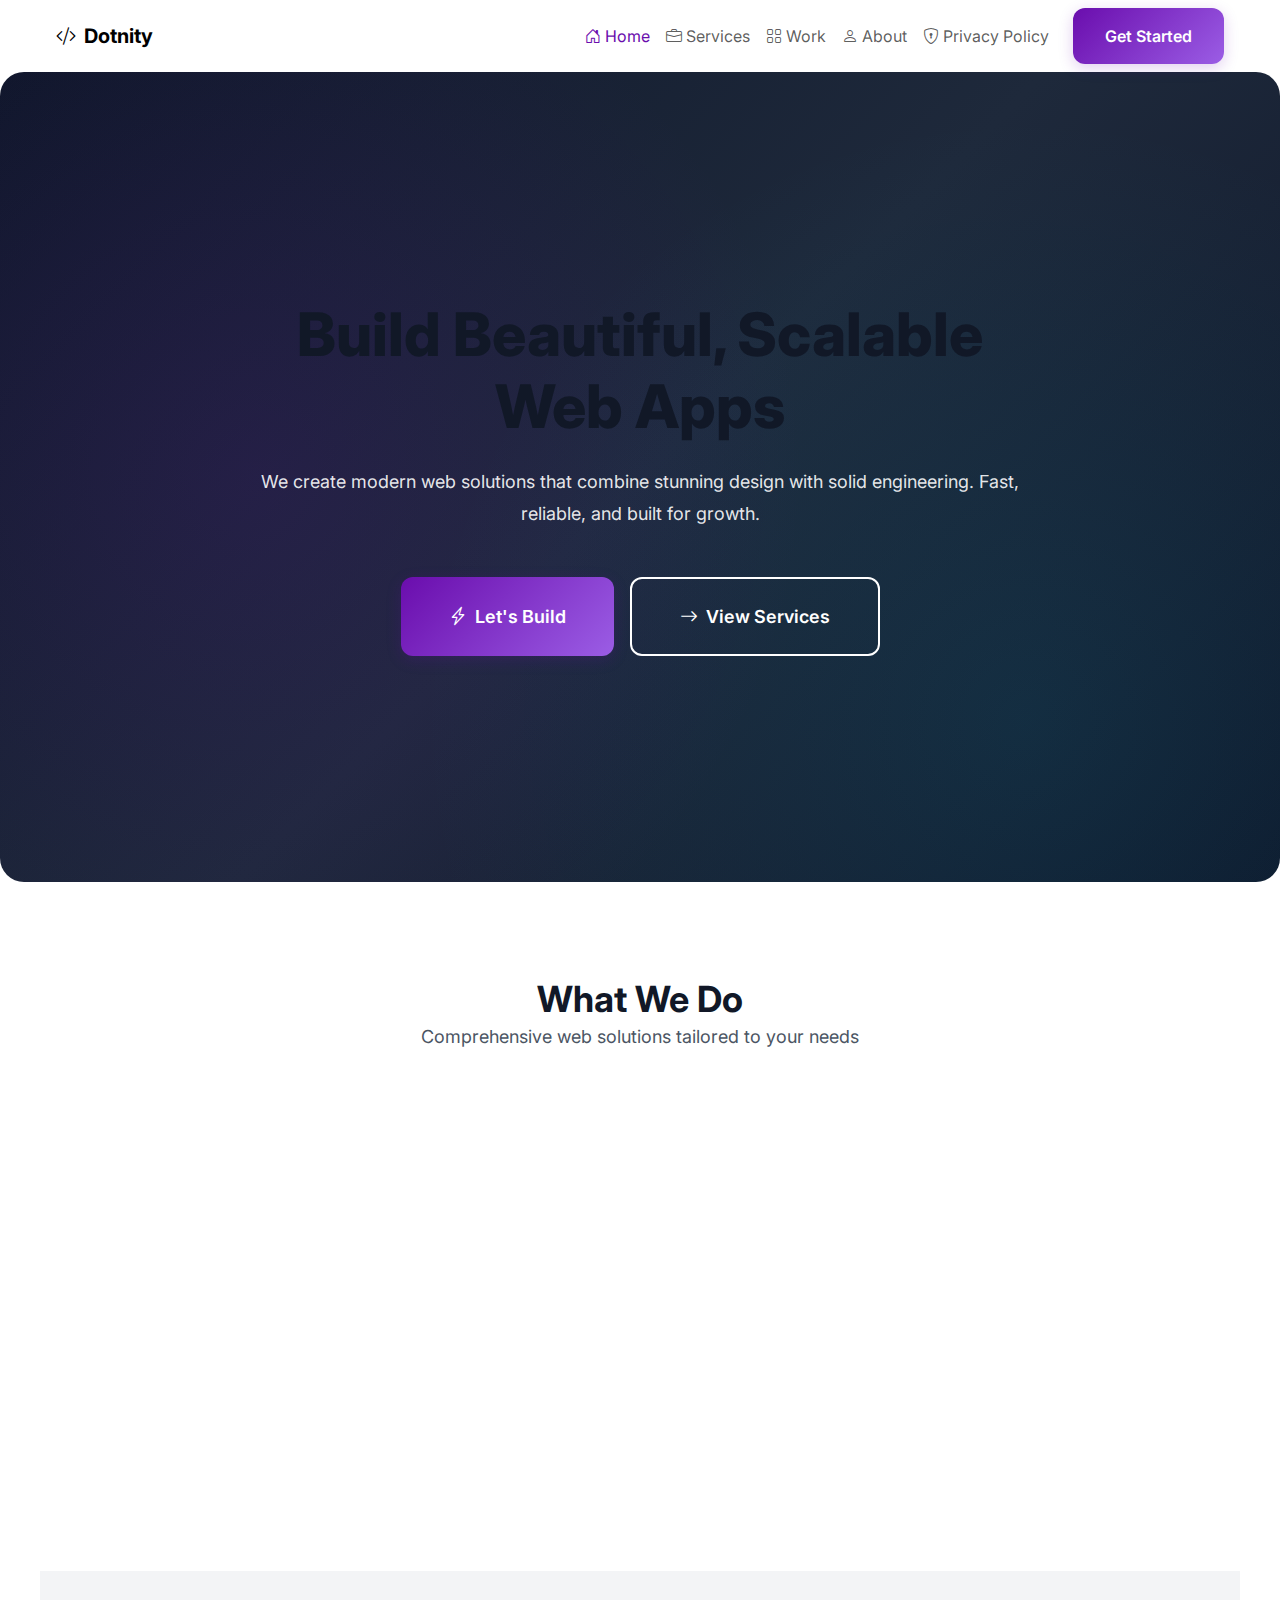
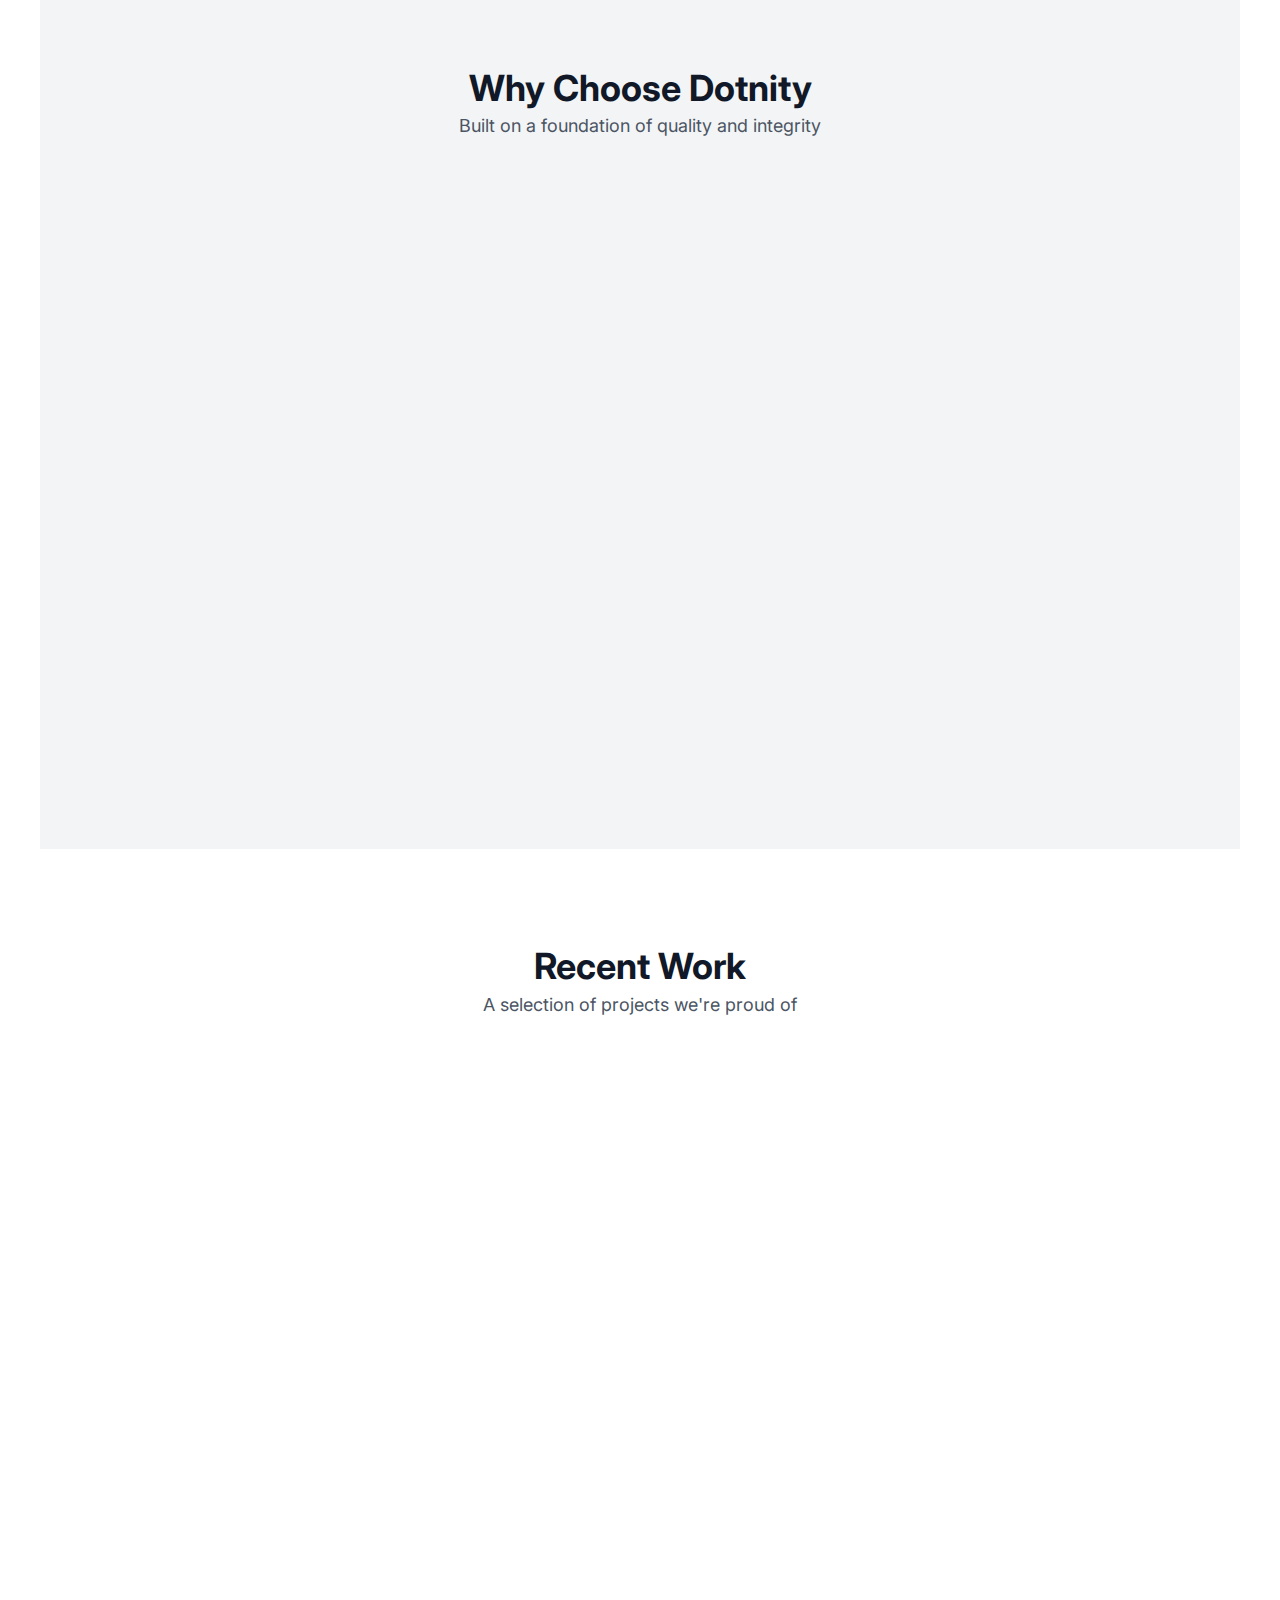
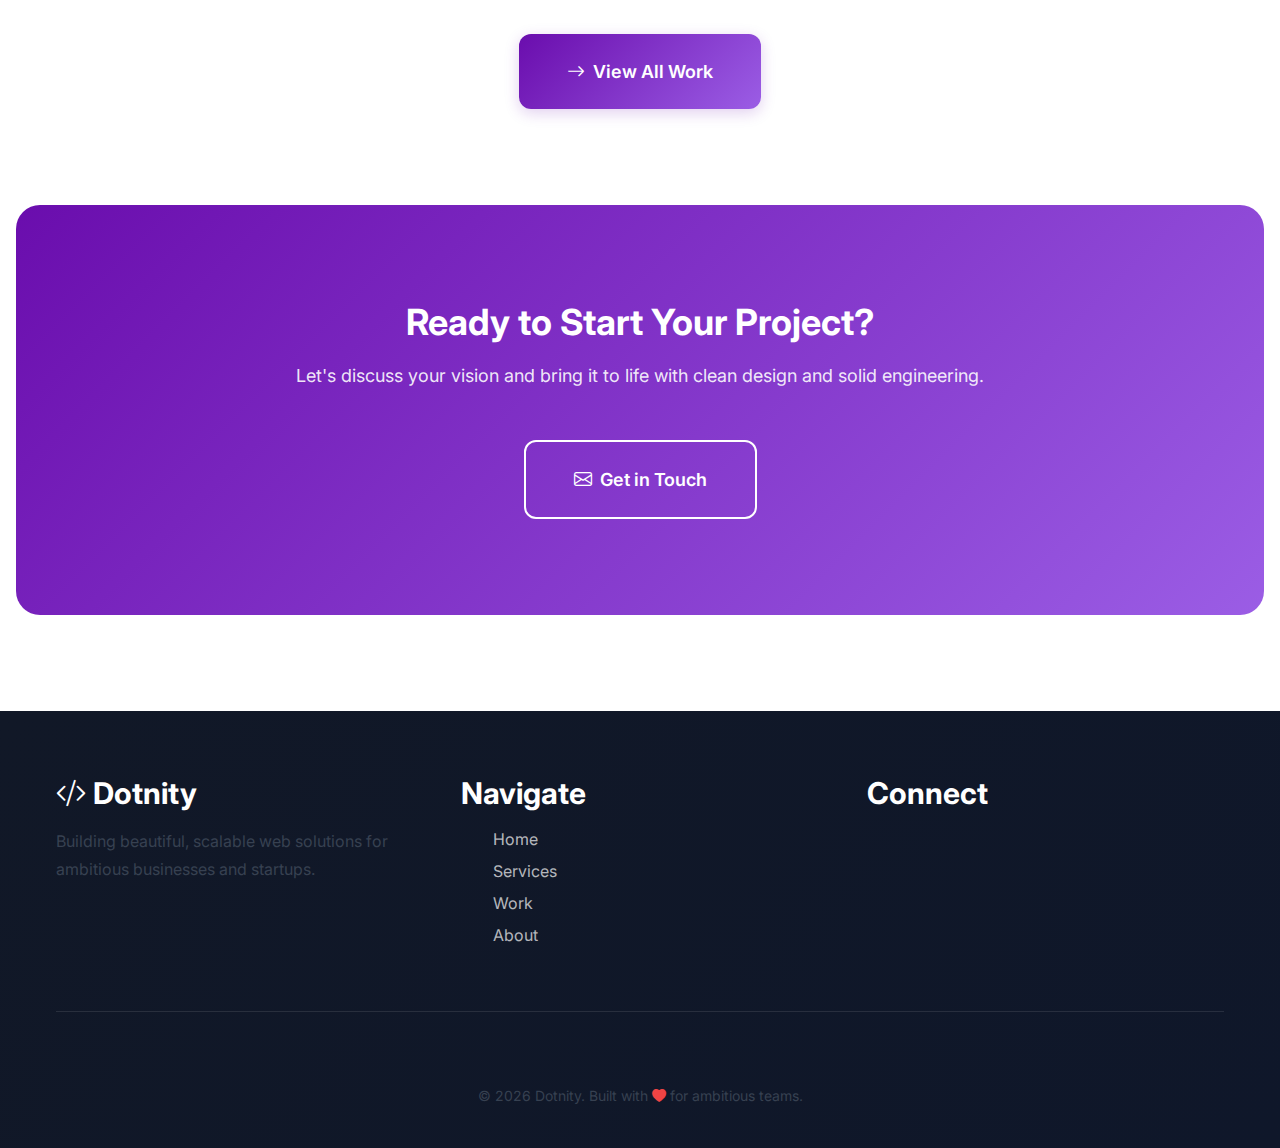
<file: index.html>
<!DOCTYPE html>
<html lang="en">
<head>
    <meta charset="UTF-8">
    <meta name="viewport" content="width=device-width, initial-scale=1.0">
    <meta name="description" content="Dotnity - Modern web development and digital solutions for ambitious businesses">
    <title>Dotnity - Web Development & Digital Solutions</title>
    <link href="https://fonts.googleapis.com/css2?family=Inter:wght@300;400;500;600;700;800&display=swap" rel="stylesheet">
    <link rel="stylesheet" href="https://cdn.jsdelivr.net/npm/bootstrap-icons@1.13.1/font/bootstrap-icons.min.css">
    <link href="https://cdn.jsdelivr.net/npm/bootstrap@5.3.8/dist/css/bootstrap.min.css" rel="stylesheet">
    <link rel="stylesheet" href="css/style.css">
</head>
<body>
    <!-- Navigation -->
    <nav class="navbar navbar-expand-lg navbar-light bg-white">
        <div class="container">
            <a class="navbar-brand" href="index.html"><i class="bi bi-code-slash"></i> Dotnity</a>

            <button class="navbar-toggler" type="button" data-bs-toggle="collapse" data-bs-target="#mainNavbar" aria-controls="mainNavbar" aria-expanded="false" aria-label="Toggle navigation">
                <i class="bi bi-list"></i>
            </button>

            <div class="collapse navbar-collapse justify-content-end" id="mainNavbar">
                <ul class="navbar-nav align-items-lg-center">
                    <li class="nav-item"><a class="nav-link" href="index.html"><i class="bi bi-house-door"></i> Home</a></li>
                    <li class="nav-item"><a class="nav-link" href="services.html"><i class="bi bi-briefcase"></i> Services</a></li>
                    <li class="nav-item"><a class="nav-link" href="work.html"><i class="bi bi-grid"></i> Work</a></li>
                    <li class="nav-item"><a class="nav-link" href="about.html"><i class="bi bi-person"></i> About</a></li>
                    <li class="nav-item"><a class="nav-link" href="finity-privacy-policy.html"><i class="bi bi-shield-lock"></i> Privacy Policy</a></li>
                </ul>
                <a href="contact.html" class="btn btn-primary ms-lg-3">Get Started</a>
            </div>
        </div>
    </nav>

    <main role="main">
        <!-- Hero Section -->
        <section class="hero">
            <div class="hero-content">
                <h1 class="hero-title">Build Beautiful, Scalable Web Apps</h1>
                <p class="hero-subtitle">
                    We create modern web solutions that combine stunning design with solid engineering. 
                    Fast, reliable, and built for growth.
                </p>
                <div class="hero-cta">
                    <a href="contact.html" class="btn btn-primary btn-lg">
                        <i class="bi bi-lightning-charge"></i> Let's Build
                    </a>
                    <a href="services.html" class="btn btn-outline-white btn-lg">
                        <i class="bi bi-arrow-right"></i> View Services
                    </a>
                </div>
            </div>
        </section>

        <!-- Services Overview -->
        <section class="section container">
            <div class="text-center mb-4xl">
                <h2 class="section-title">What We Do</h2>
                <p class="section-subtitle">Comprehensive web solutions tailored to your needs</p>
            </div>

            <div class="grid grid-3">
                <div class="card">
                    <div class="card-icon">
                        <i class="bi bi-laptop"></i>
                    </div>
                    <h3>Web Development</h3>
                    <p>From simple websites to complex applications, we build fast, secure, and scalable solutions using modern technologies.</p>
                    <a href="services.html" class="text-primary">Learn more →</a>
                </div>

                <div class="card">
                    <div class="card-icon">
                        <i class="bi bi-palette"></i>
                    </div>
                    <h3>UI/UX Design</h3>
                    <p>Beautiful interfaces with purpose. We design with clear layouts, smooth flows, and a focus on user experience.</p>
                    <a href="services.html" class="text-primary">Learn more →</a>
                </div>

                <div class="card">
                    <div class="card-icon">
                        <i class="bi bi-rocket-takeoff"></i>
                    </div>
                    <h3>Ongoing Support</h3>
                    <p>Your success doesn't end at launch. We provide continuous support, optimization, and scaling strategies.</p>
                    <a href="services.html" class="text-primary">Learn more →</a>
                </div>
            </div>
        </section>

        <!-- Features Section -->
        <section class="section container bg-gray">
            <div class="text-center mb-4xl">
                <h2 class="section-title">Why Choose Dotnity</h2>
                <p class="section-subtitle">Built on a foundation of quality and integrity</p>
            </div>

            <div class="features">
                <div class="feature-item">
                    <div class="feature-icon">⚡</div>
                    <h3>Lightning Fast</h3>
                    <p>Performance-first development ensures your apps load quickly and run smoothly across all devices.</p>
                </div>

                <div class="feature-item">
                    <div class="feature-icon">🎯</div>
                    <h3>User Focused</h3>
                    <p>We design with your users in mind, creating intuitive interfaces that delight and convert.</p>
                </div>

                <div class="feature-item">
                    <div class="feature-icon">🛡️</div>
                    <h3>Secure & Reliable</h3>
                    <p>Security is built in, not bolted on. Industry best practices protect your data and users.</p>
                </div>

                <div class="feature-item">
                    <div class="feature-icon">📈</div>
                    <h3>Scalable Architecture</h3>
                    <p>Clean code and modern architecture mean your app grows with your business, not against it.</p>
                </div>

                <div class="feature-item">
                    <div class="feature-icon">💬</div>
                    <h3>Clear Communication</h3>
                    <p>No buzzwords. Just transparent conversations about progress, challenges, and next steps.</p>
                </div>

                <div class="feature-item">
                    <div class="feature-icon">🤝</div>
                    <h3>Long-term Partner</h3>
                    <p>We're invested in your success. Our support continues well beyond the initial launch.</p>
                </div>
            </div>
        </section>

        <!-- Recent Work Section -->
        <section class="section container">
            <div class="text-center mb-4xl">
                <h2 class="section-title">Recent Work</h2>
                <p class="section-subtitle">A selection of projects we're proud of</p>
            </div>

            <div class="grid grid-2">
                <div class="card">
                    <div style="width: 100%; height: 200px; background: linear-gradient(135deg, #6a0dad, #9b5de5); border-radius: var(--radius-lg); margin-bottom: var(--spacing-lg); display: flex; align-items: center; justify-content: center;">
                        <i class="bi bi-image" style="font-size: 3rem; color: white;"></i>
                    </div>
                    <h3>E-Commerce Platform</h3>
                    <p>Built a complete online store with inventory management, payment processing, and analytics dashboard.</p>
                    <a href="work.html" class="text-primary">View project →</a>
                </div>

                <div class="card">
                    <div style="width: 100%; height: 200px; background: linear-gradient(135deg, #06b6d4, #22d3ee); border-radius: var(--radius-lg); margin-bottom: var(--spacing-lg); display: flex; align-items: center; justify-content: center;">
                        <i class="bi bi-image" style="font-size: 3rem; color: white;"></i>
                    </div>
                    <h3>SaaS Application</h3>
                    <p>Developed a comprehensive SaaS platform with user authentication, real-time data sync, and reporting tools.</p>
                    <a href="work.html" class="text-primary">View project →</a>
                </div>
            </div>

            <div class="text-center mt-4xl">
                <a href="work.html" class="btn btn-primary btn-lg">
                    <i class="bi bi-arrow-right"></i> View All Work
                </a>
            </div>
        </section>

        <!-- CTA Section -->
        <section class="section" style="background: linear-gradient(135deg, #6a0dad, #9b5de5); color: white; border-radius: var(--radius-2xl); margin: 0 var(--spacing-md) var(--spacing-4xl);">
            <div class="container text-center">
                <h2 style="color: white;">Ready to Start Your Project?</h2>
                <p style="color: rgba(255, 255, 255, 0.9); font-size: var(--font-size-lg); margin-bottom: var(--spacing-2xl);">
                    Let's discuss your vision and bring it to life with clean design and solid engineering.
                </p>
                <a href="contact.html" class="btn btn-outline-white btn-lg">
                    <i class="bi bi-envelope"></i> Get in Touch
                </a>
            </div>
        </section>
    </main>

    <!-- Footer -->
    <footer class="site-footer">
        <div class="container">
            <div class="footer-content">
                <div class="footer-section">
                    <h3><i class="bi bi-code-slash"></i> Dotnity</h3>
                    <p>Building beautiful, scalable web solutions for ambitious businesses and startups.</p>
                </div>

                <div class="footer-section">
                    <h3>Navigate</h3>
                    <ul>
                        <li><a href="index.html">Home</a></li>
                        <li><a href="services.html">Services</a></li>
                        <li><a href="work.html">Work</a></li>
                        <li><a href="about.html">About</a></li>
                    </ul>
                </div>

                <div class="footer-section">
                    <h3>Connect</h3>
                    <div class="social-links">
                        <a href="https://www.linkedin.com/in/dotnity/" target="_blank" rel="noopener" class="social-link" title="LinkedIn">
                            <i class="bi bi-linkedin"></i>
                        </a>
                        <a href="https://github.com/Dotnity" target="_blank" rel="noopener" class="social-link" title="GitHub">
                            <i class="bi bi-github"></i>
                        </a>
                        <a href="https://x.com/dotnity_" target="_blank" rel="noopener" class="social-link" title="Twitter">
                            <i class="bi bi-twitter-x"></i>
                        </a>
                    </div>
                </div>
            </div>

            <div class="footer-bottom">
                <p>&copy; 2026 Dotnity. Built with <i class="bi bi-heart-fill" style="color: #ef4444;"></i> for ambitious teams.</p>
            </div>
        </div>
    </footer>

    <script src="https://cdn.jsdelivr.net/npm/bootstrap@5.3.8/dist/js/bootstrap.bundle.min.js"></script>
    <script src="js/script.js"></script>
</body>
</html>
</file>
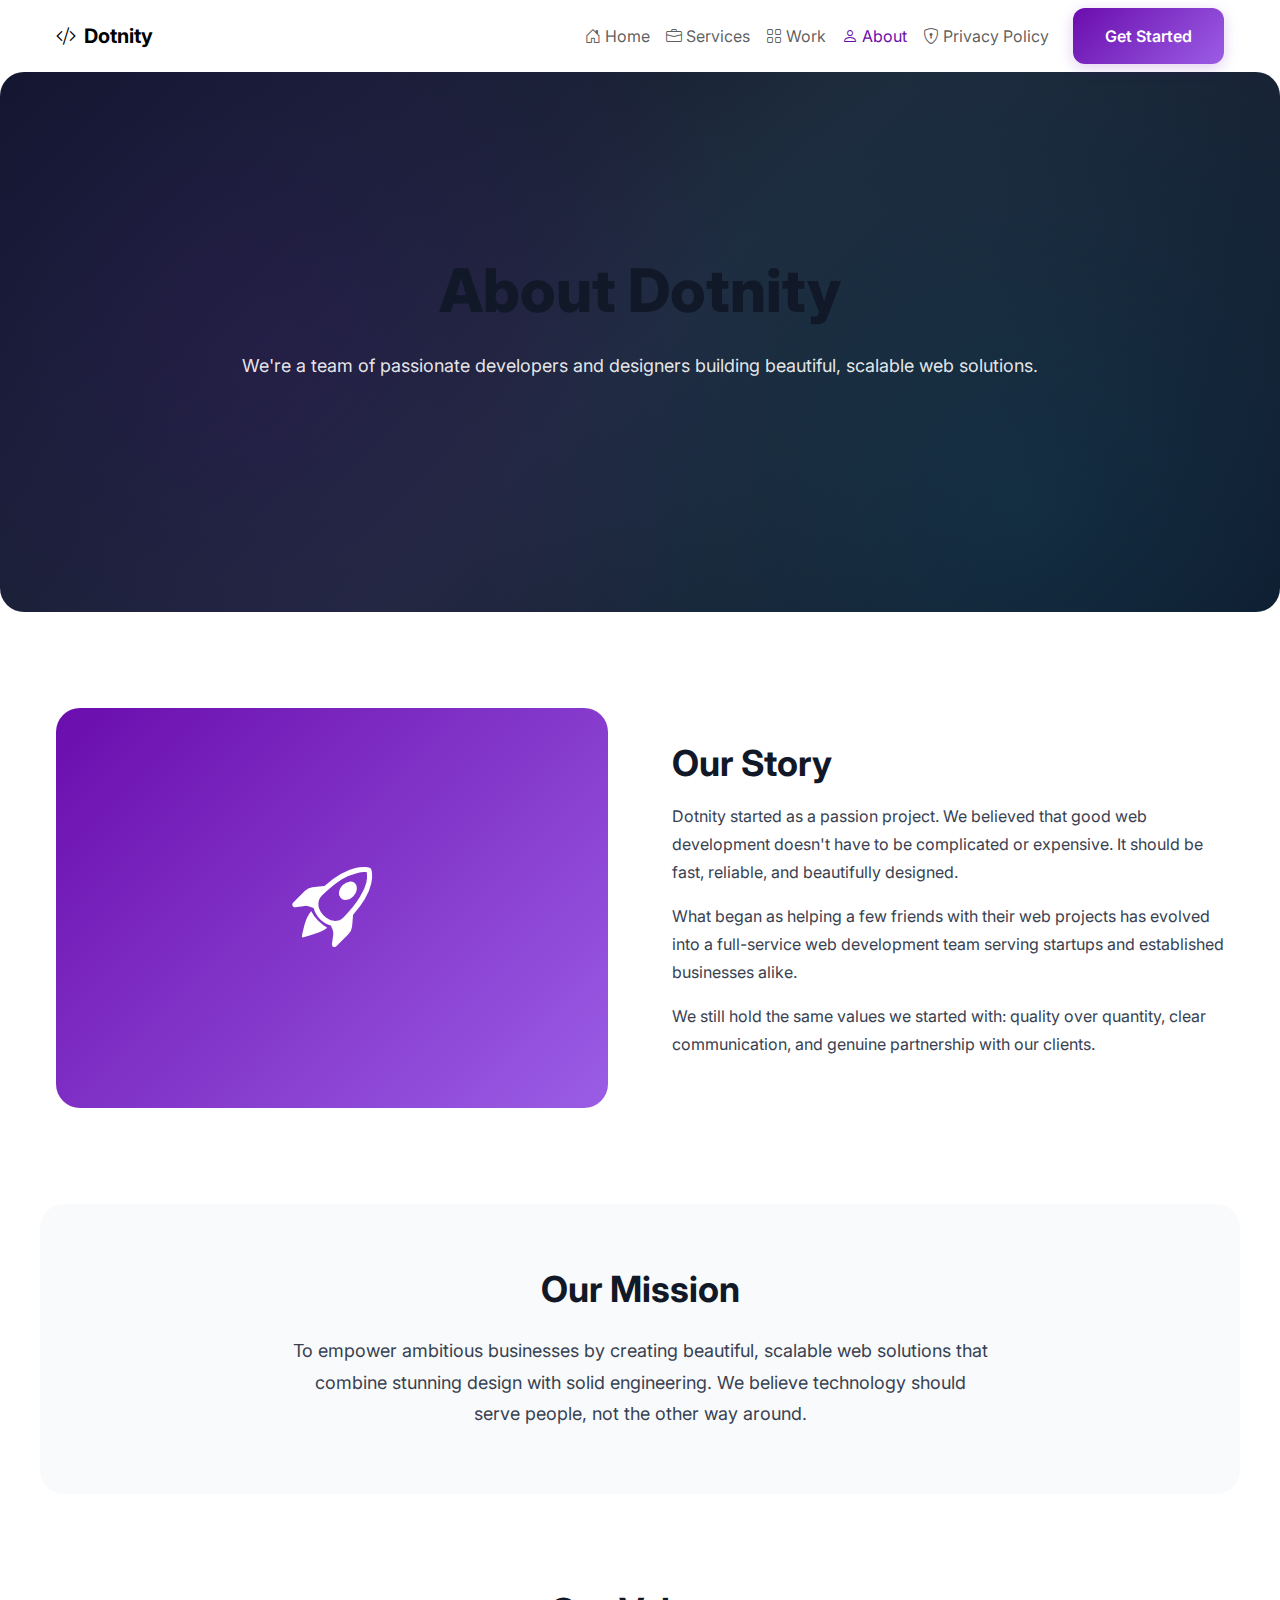
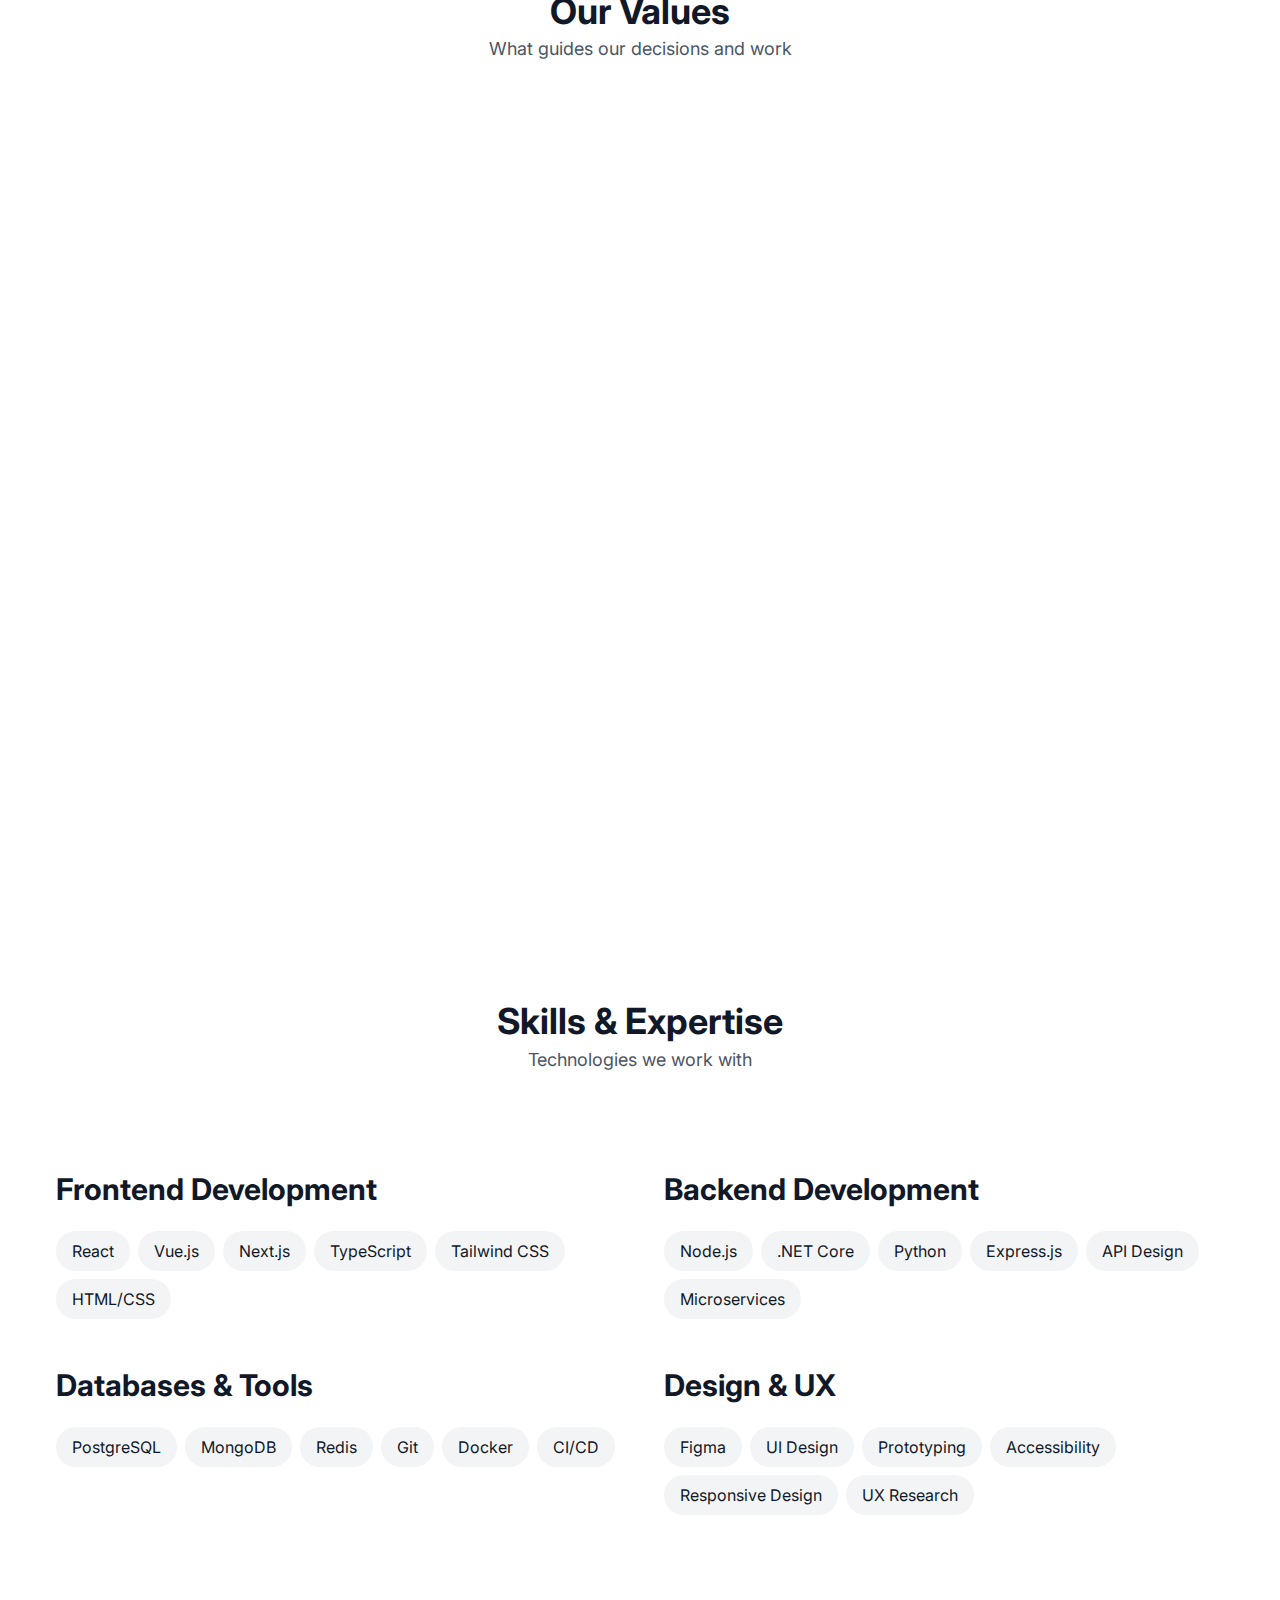
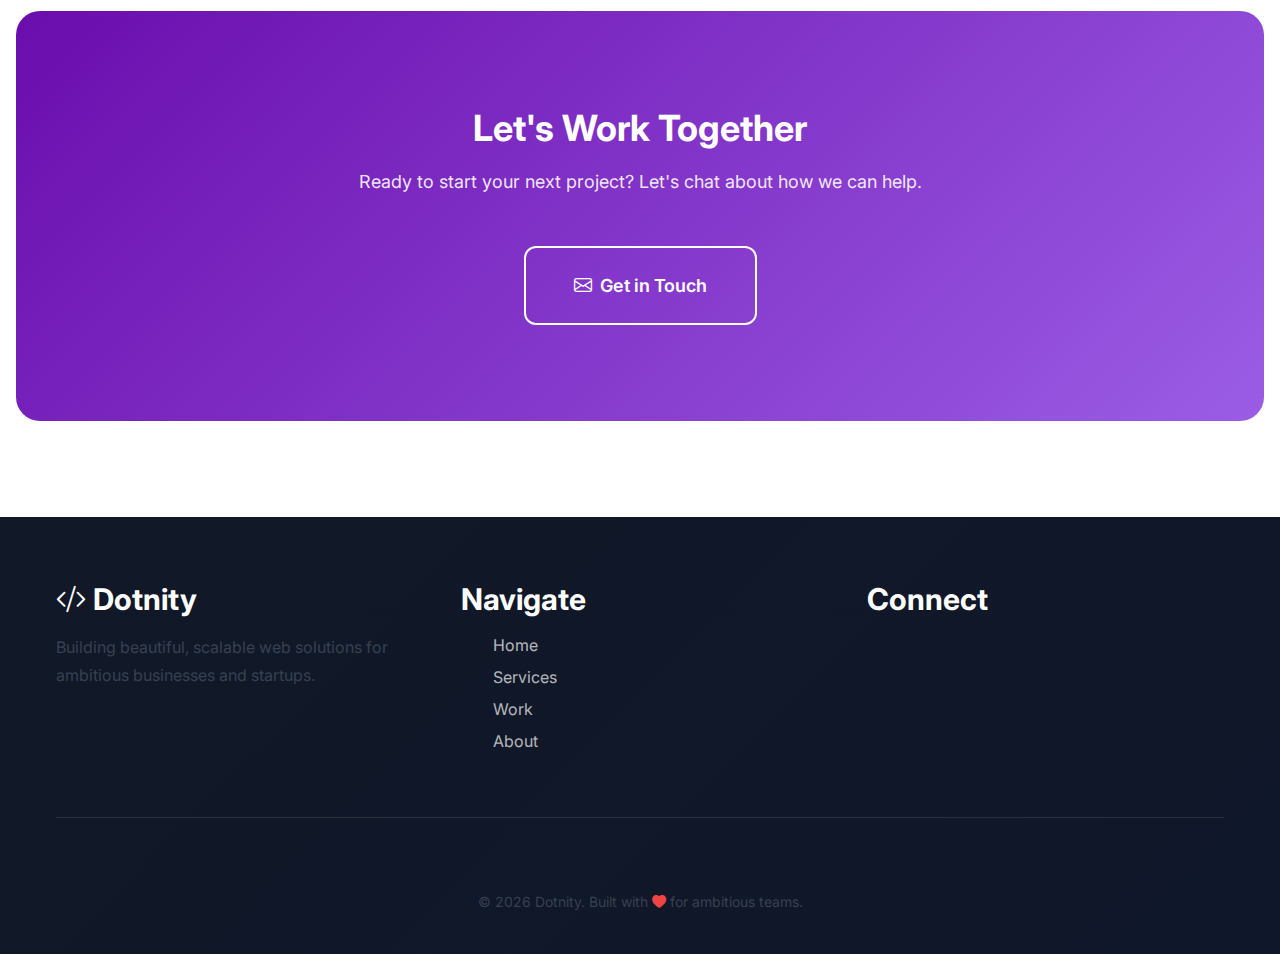
<file: about.html>
<!DOCTYPE html>
<html lang="en">
<head>
    <meta charset="UTF-8">
    <meta name="viewport" content="width=device-width, initial-scale=1.0">
    <meta name="description" content="About Dotnity - Learn about our mission, team, and approach to web development">
    <title>About - Dotnity</title>
    <link href="https://fonts.googleapis.com/css2?family=Inter:wght@300;400;500;600;700;800&display=swap" rel="stylesheet">
    <link rel="stylesheet" href="https://cdn.jsdelivr.net/npm/bootstrap-icons@1.13.1/font/bootstrap-icons.min.css">
    <link href="https://cdn.jsdelivr.net/npm/bootstrap@5.3.8/dist/css/bootstrap.min.css" rel="stylesheet">
    <link rel="stylesheet" href="css/style.css">
</head>
<body>
    <!-- Navigation -->
    <nav class="navbar navbar-expand-lg navbar-light bg-white">
        <div class="container">
            <a class="navbar-brand" href="index.html"><i class="bi bi-code-slash"></i> Dotnity</a>

            <button class="navbar-toggler" type="button" data-bs-toggle="collapse" data-bs-target="#mainNavbar" aria-controls="mainNavbar" aria-expanded="false" aria-label="Toggle navigation">
                <i class="bi bi-list"></i>
            </button>

            <div class="collapse navbar-collapse justify-content-end" id="mainNavbar">
                <ul class="navbar-nav align-items-lg-center">
                    <li class="nav-item"><a class="nav-link" href="index.html"><i class="bi bi-house-door"></i> Home</a></li>
                    <li class="nav-item"><a class="nav-link" href="services.html"><i class="bi bi-briefcase"></i> Services</a></li>
                    <li class="nav-item"><a class="nav-link" href="work.html"><i class="bi bi-grid"></i> Work</a></li>
                    <li class="nav-item"><a class="nav-link" href="about.html"><i class="bi bi-person"></i> About</a></li>
                    <li class="nav-item"><a class="nav-link" href="finity-privacy-policy.html"><i class="bi bi-shield-lock"></i> Privacy Policy</a></li>
                </ul>
                <a href="contact.html" class="btn btn-primary ms-lg-3">Get Started</a>
            </div>
        </div>
    </nav>

    <main role="main">
        <!-- Hero Banner -->
        <section class="hero" style="min-height: 60vh;">
            <div class="hero-content">
                <h1 class="hero-title">About Dotnity</h1>
                <p class="hero-subtitle">
                    We're a team of passionate developers and designers building beautiful, scalable web solutions.
                </p>
            </div>
        </section>

        <!-- Our Story -->
        <section class="section container">
            <div class="grid grid-2" style="gap: var(--spacing-3xl); align-items: center;">
                <div style="background: linear-gradient(135deg, #6a0dad, #9b5de5); border-radius: var(--radius-2xl); height: 400px; display: flex; align-items: center; justify-content: center;">
                    <i class="bi bi-rocket-takeoff" style="font-size: 5rem; color: white;"></i>
                </div>
                <div>
                    <h2>Our Story</h2>
                    <p>Dotnity started as a passion project. We believed that good web development doesn't have to be complicated or expensive. It should be fast, reliable, and beautifully designed.</p>
                    <p>What began as helping a few friends with their web projects has evolved into a full-service web development team serving startups and established businesses alike.</p>
                    <p>We still hold the same values we started with: quality over quantity, clear communication, and genuine partnership with our clients.</p>
                </div>
            </div>
        </section>

        <!-- Our Mission -->
        <section class="section container" style="background: var(--color-gray-50); border-radius: var(--radius-2xl); padding: var(--spacing-3xl) var(--spacing-2xl);">
            <div class="text-center">
                <h2 class="section-title">Our Mission</h2>
                <p style="font-size: var(--font-size-lg); max-width: 700px; margin: 0 auto; color: var(--color-gray-700);">
                    To empower ambitious businesses by creating beautiful, scalable web solutions that combine stunning design with solid engineering. We believe technology should serve people, not the other way around.
                </p>
            </div>
        </section>

        <!-- Values Section -->
        <section class="section container">
            <div class="text-center mb-4xl">
                <h2 class="section-title">Our Values</h2>
                <p class="section-subtitle">What guides our decisions and work</p>
            </div>

            <div class="grid grid-3">
                <div class="card">
                    <div style="font-size: 3rem; margin-bottom: var(--spacing-lg); text-align: center;">✨</div>
                    <h3 style="text-align: center;">Excellence</h3>
                    <p style="text-align: center;">We don't settle for good enough. Every project gets our best work, attention to detail, and commitment to quality.</p>
                </div>

                <div class="card">
                    <div style="font-size: 3rem; margin-bottom: var(--spacing-lg); text-align: center;">💬</div>
                    <h3 style="text-align: center;">Transparency</h3>
                    <p style="text-align: center;">Clear communication from start to finish. No hidden costs, no surprises, just honest conversations about progress and challenges.</p>
                </div>

                <div class="card">
                    <div style="font-size: 3rem; margin-bottom: var(--spacing-lg); text-align: center;">🤝</div>
                    <h3 style="text-align: center;">Partnership</h3>
                    <p style="text-align: center;">We're invested in your success. We work with you, not for you, as true partners in your journey.</p>
                </div>

                <div class="card">
                    <div style="font-size: 3rem; margin-bottom: var(--spacing-lg); text-align: center;">⚡</div>
                    <h3 style="text-align: center;">Innovation</h3>
                    <p style="text-align: center;">We stay current with technology while focusing on what matters: solving your problems effectively.</p>
                </div>

                <div class="card">
                    <div style="font-size: 3rem; margin-bottom: var(--spacing-lg); text-align: center;">🎯</div>
                    <h3 style="text-align: center;">User Focus</h3>
                    <p style="text-align: center;">Every decision we make is guided by what's best for your users. Beautiful design means nothing if it doesn't work.</p>
                </div>

                <div class="card">
                    <div style="font-size: 3rem; margin-bottom: var(--spacing-lg); text-align: center;">🛡️</div>
                    <h3 style="text-align: center;">Responsibility</h3>
                    <p style="text-align: center;">Security, performance, and reliability aren't afterthoughts—they're built into everything we create.</p>
                </div>
            </div>
        </section>

        <!-- Skills & Expertise -->
        <section class="section container">
            <div class="text-center mb-4xl">
                <h2 class="section-title">Skills & Expertise</h2>
                <p class="section-subtitle">Technologies we work with</p>
            </div>

            <div class="grid grid-2" style="gap: var(--spacing-2xl);">
                <div>
                    <h3 class="mb-lg">Frontend Development</h3>
                    <div style="display: flex; flex-wrap: wrap; gap: var(--spacing-sm);">
                        <span class="text-sm" style="background: var(--color-gray-100); padding: var(--spacing-sm) var(--spacing-md); border-radius: var(--radius-full);">React</span>
                        <span class="text-sm" style="background: var(--color-gray-100); padding: var(--spacing-sm) var(--spacing-md); border-radius: var(--radius-full);">Vue.js</span>
                        <span class="text-sm" style="background: var(--color-gray-100); padding: var(--spacing-sm) var(--spacing-md); border-radius: var(--radius-full);">Next.js</span>
                        <span class="text-sm" style="background: var(--color-gray-100); padding: var(--spacing-sm) var(--spacing-md); border-radius: var(--radius-full);">TypeScript</span>
                        <span class="text-sm" style="background: var(--color-gray-100); padding: var(--spacing-sm) var(--spacing-md); border-radius: var(--radius-full);">Tailwind CSS</span>
                        <span class="text-sm" style="background: var(--color-gray-100); padding: var(--spacing-sm) var(--spacing-md); border-radius: var(--radius-full);">HTML/CSS</span>
                    </div>
                </div>

                <div>
                    <h3 class="mb-lg">Backend Development</h3>
                    <div style="display: flex; flex-wrap: wrap; gap: var(--spacing-sm);">
                        <span class="text-sm" style="background: var(--color-gray-100); padding: var(--spacing-sm) var(--spacing-md); border-radius: var(--radius-full);">Node.js</span>
                        <span class="text-sm" style="background: var(--color-gray-100); padding: var(--spacing-sm) var(--spacing-md); border-radius: var(--radius-full);">.NET Core</span>
                        <span class="text-sm" style="background: var(--color-gray-100); padding: var(--spacing-sm) var(--spacing-md); border-radius: var(--radius-full);">Python</span>
                        <span class="text-sm" style="background: var(--color-gray-100); padding: var(--spacing-sm) var(--spacing-md); border-radius: var(--radius-full);">Express.js</span>
                        <span class="text-sm" style="background: var(--color-gray-100); padding: var(--spacing-sm) var(--spacing-md); border-radius: var(--radius-full);">API Design</span>
                        <span class="text-sm" style="background: var(--color-gray-100); padding: var(--spacing-sm) var(--spacing-md); border-radius: var(--radius-full);">Microservices</span>
                    </div>
                </div>

                <div>
                    <h3 class="mb-lg">Databases & Tools</h3>
                    <div style="display: flex; flex-wrap: wrap; gap: var(--spacing-sm);">
                        <span class="text-sm" style="background: var(--color-gray-100); padding: var(--spacing-sm) var(--spacing-md); border-radius: var(--radius-full);">PostgreSQL</span>
                        <span class="text-sm" style="background: var(--color-gray-100); padding: var(--spacing-sm) var(--spacing-md); border-radius: var(--radius-full);">MongoDB</span>
                        <span class="text-sm" style="background: var(--color-gray-100); padding: var(--spacing-sm) var(--spacing-md); border-radius: var(--radius-full);">Redis</span>
                        <span class="text-sm" style="background: var(--color-gray-100); padding: var(--spacing-sm) var(--spacing-md); border-radius: var(--radius-full);">Git</span>
                        <span class="text-sm" style="background: var(--color-gray-100); padding: var(--spacing-sm) var(--spacing-md); border-radius: var(--radius-full);">Docker</span>
                        <span class="text-sm" style="background: var(--color-gray-100); padding: var(--spacing-sm) var(--spacing-md); border-radius: var(--radius-full);">CI/CD</span>
                    </div>
                </div>

                <div>
                    <h3 class="mb-lg">Design & UX</h3>
                    <div style="display: flex; flex-wrap: wrap; gap: var(--spacing-sm);">
                        <span class="text-sm" style="background: var(--color-gray-100); padding: var(--spacing-sm) var(--spacing-md); border-radius: var(--radius-full);">Figma</span>
                        <span class="text-sm" style="background: var(--color-gray-100); padding: var(--spacing-sm) var(--spacing-md); border-radius: var(--radius-full);">UI Design</span>
                        <span class="text-sm" style="background: var(--color-gray-100); padding: var(--spacing-sm) var(--spacing-md); border-radius: var(--radius-full);">Prototyping</span>
                        <span class="text-sm" style="background: var(--color-gray-100); padding: var(--spacing-sm) var(--spacing-md); border-radius: var(--radius-full);">Accessibility</span>
                        <span class="text-sm" style="background: var(--color-gray-100); padding: var(--spacing-sm) var(--spacing-md); border-radius: var(--radius-full);">Responsive Design</span>
                        <span class="text-sm" style="background: var(--color-gray-100); padding: var(--spacing-sm) var(--spacing-md); border-radius: var(--radius-full);">UX Research</span>
                    </div>
                </div>
            </div>
        </section>

        <!-- CTA Section -->
        <section class="section" style="background: linear-gradient(135deg, #6a0dad, #9b5de5); color: white; border-radius: var(--radius-2xl); margin: 0 var(--spacing-md) var(--spacing-4xl);">
            <div class="container text-center">
                <h2 style="color: white;">Let's Work Together</h2>
                <p style="color: rgba(255, 255, 255, 0.9); font-size: var(--font-size-lg); margin-bottom: var(--spacing-2xl);">
                    Ready to start your next project? Let's chat about how we can help.
                </p>
                <a href="contact.html" class="btn btn-outline-white btn-lg">
                    <i class="bi bi-envelope"></i> Get in Touch
                </a>
            </div>
        </section>
    </main>

    <!-- Footer -->
    <footer class="site-footer">
        <div class="container">
            <div class="footer-content">
                <div class="footer-section">
                    <h3><i class="bi bi-code-slash"></i> Dotnity</h3>
                    <p>Building beautiful, scalable web solutions for ambitious businesses and startups.</p>
                </div>

                <div class="footer-section">
                    <h3>Navigate</h3>
                    <ul>
                        <li><a href="index.html">Home</a></li>
                        <li><a href="services.html">Services</a></li>
                        <li><a href="work.html">Work</a></li>
                        <li><a href="about.html">About</a></li>
                    </ul>
                </div>

                <div class="footer-section">
                    <h3>Connect</h3>
                    <div class="social-links">
                        <a href="https://www.linkedin.com/in/dotnity/" target="_blank" rel="noopener" class="social-link" title="LinkedIn">
                            <i class="bi bi-linkedin"></i>
                        </a>
                        <a href="https://github.com/Dotnity" target="_blank" rel="noopener" class="social-link" title="GitHub">
                            <i class="bi bi-github"></i>
                        </a>
                        <a href="https://x.com/dotnity_" target="_blank" rel="noopener" class="social-link" title="Twitter">
                            <i class="bi bi-twitter-x"></i>
                        </a>
                    </div>
                </div>
            </div>

            <div class="footer-bottom">
                <p>&copy; 2026 Dotnity. Built with <i class="bi bi-heart-fill" style="color: #ef4444;"></i> for ambitious teams.</p>
            </div>
        </div>
    </footer>

    <script src="https://cdn.jsdelivr.net/npm/bootstrap@5.3.8/dist/js/bootstrap.bundle.min.js"></script>
    <script src="js/script.js"></script>
</body>
</html>
</file>
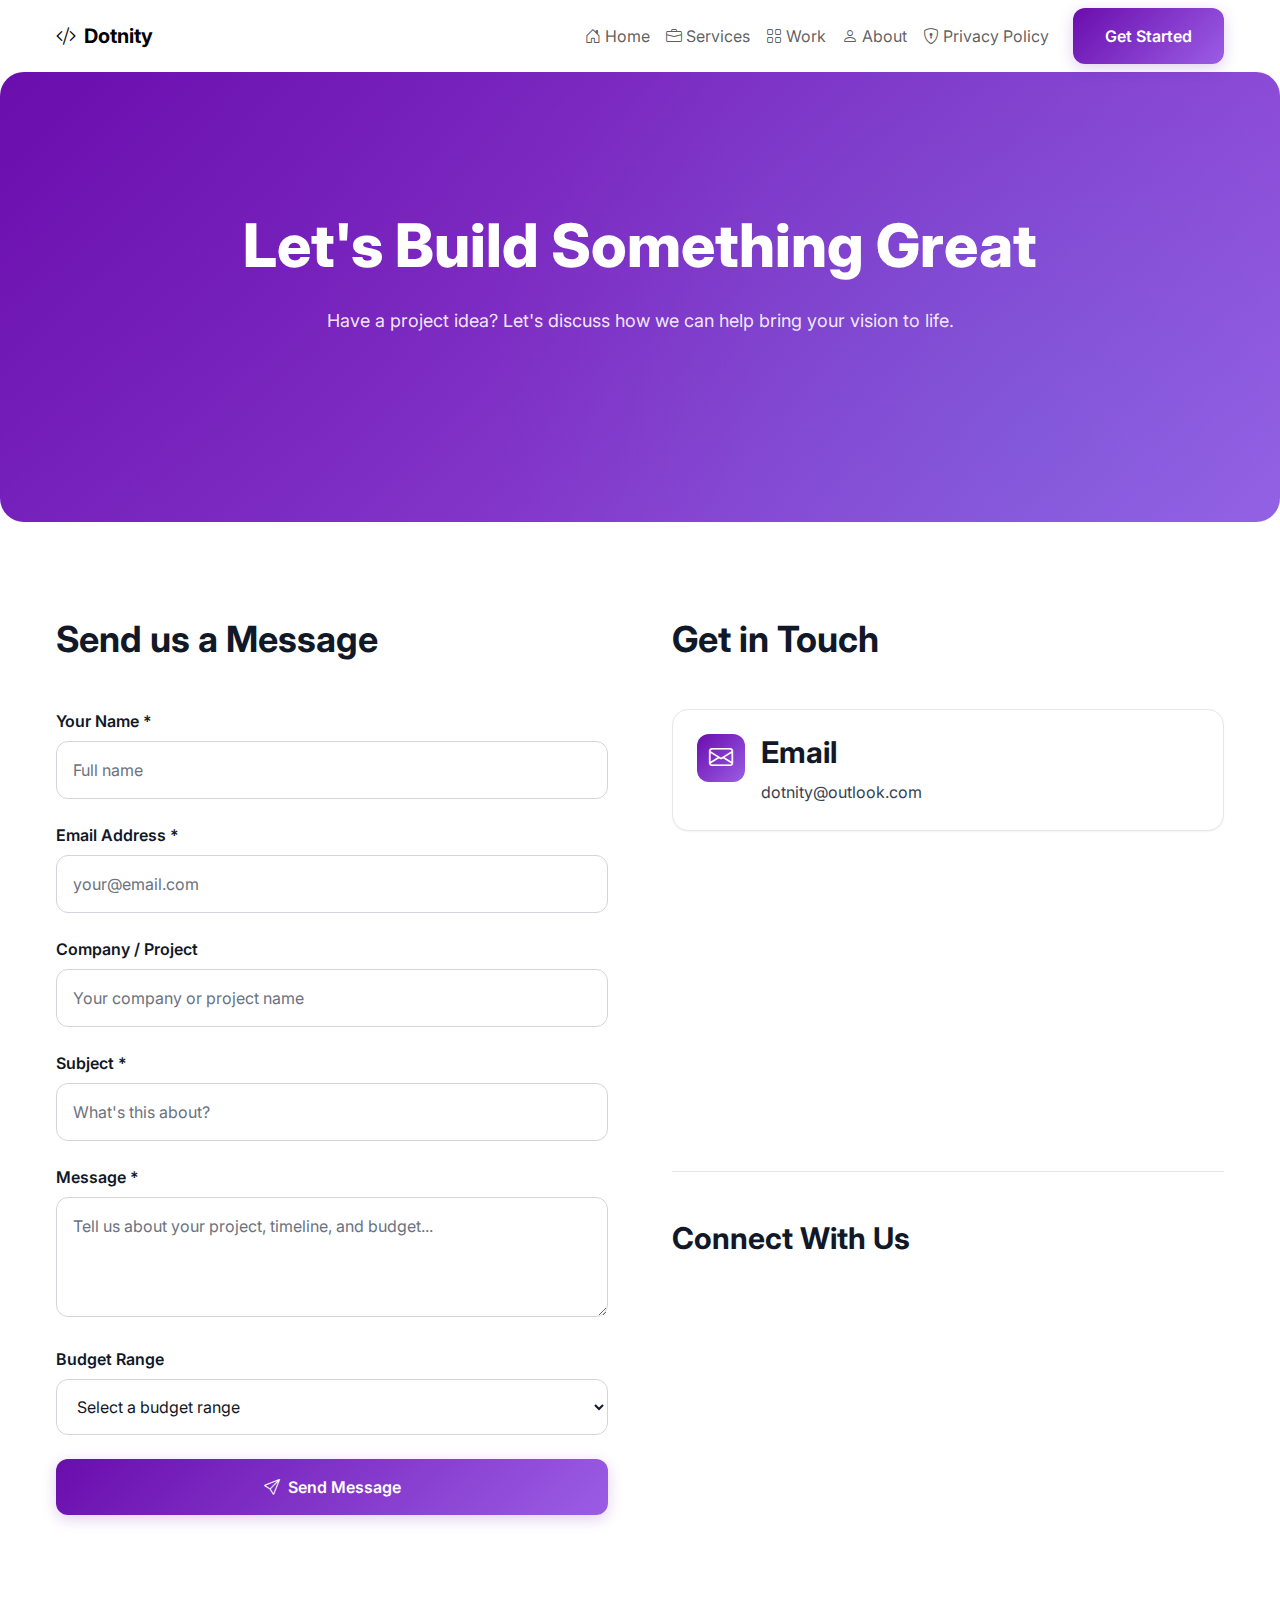
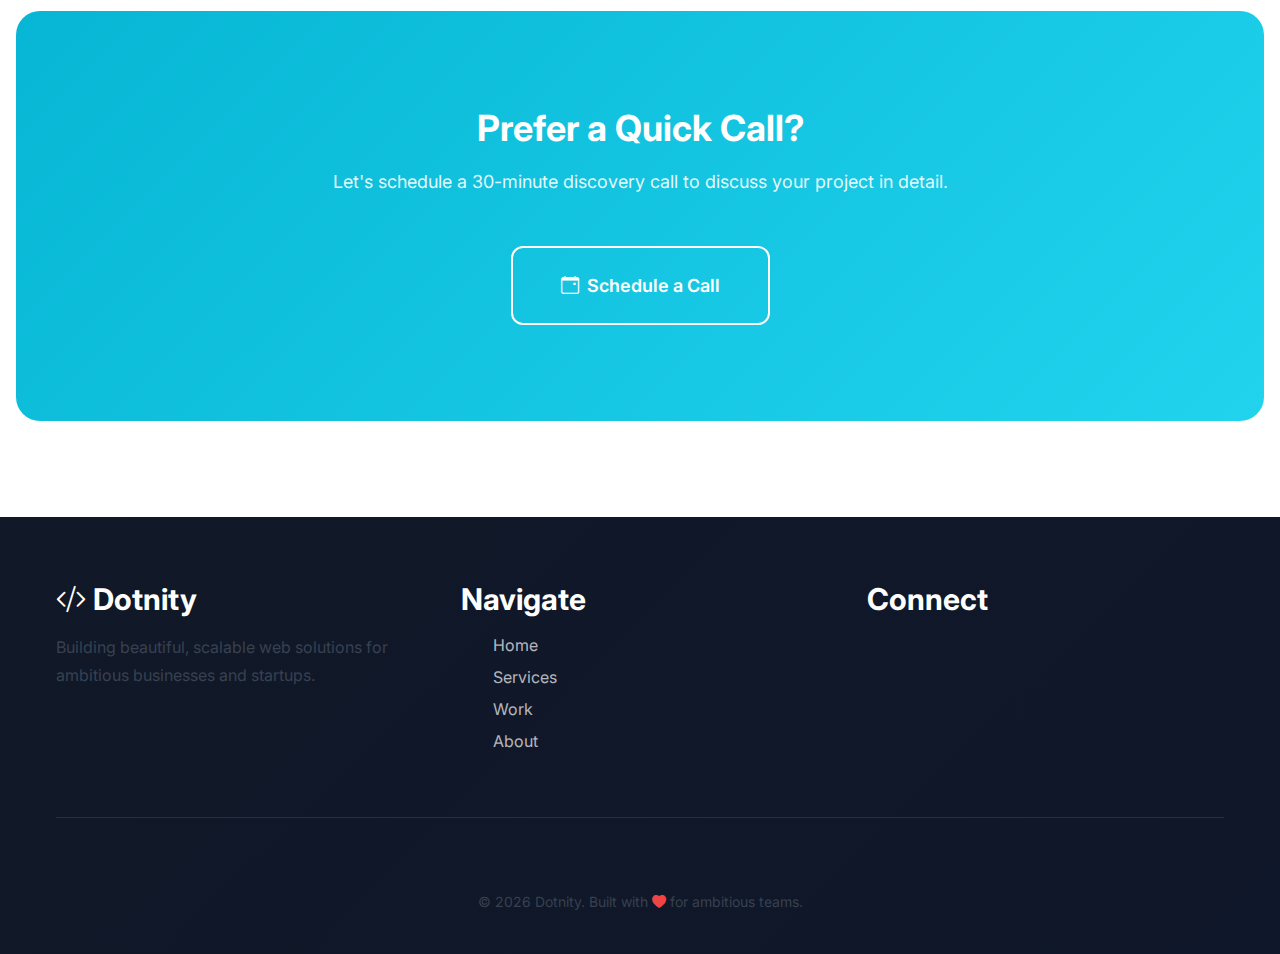
<file: contact.html>
<!DOCTYPE html>
<html lang="en">
<head>
    <meta charset="UTF-8">
    <meta name="viewport" content="width=device-width, initial-scale=1.0">
    <meta name="description" content="Contact Dotnity - Get in touch to discuss your web development project">
    <title>Contact - Dotnity</title>
    <link href="https://fonts.googleapis.com/css2?family=Inter:wght@300;400;500;600;700;800&display=swap" rel="stylesheet">
    <link rel="stylesheet" href="https://cdn.jsdelivr.net/npm/bootstrap-icons@1.13.1/font/bootstrap-icons.min.css">
    <link href="https://cdn.jsdelivr.net/npm/bootstrap@5.3.8/dist/css/bootstrap.min.css" rel="stylesheet">
    <link rel="stylesheet" href="css/style.css">
</head>
<body>
    <!-- Navigation -->
    <nav class="navbar navbar-expand-lg navbar-light bg-white">
        <div class="container">
            <a class="navbar-brand" href="index.html"><i class="bi bi-code-slash"></i> Dotnity</a>

            <button class="navbar-toggler" type="button" data-bs-toggle="collapse" data-bs-target="#mainNavbar" aria-controls="mainNavbar" aria-expanded="false" aria-label="Toggle navigation">
                <i class="bi bi-list"></i>
            </button>

            <div class="collapse navbar-collapse justify-content-end" id="mainNavbar">
                <ul class="navbar-nav align-items-lg-center">
                    <li class="nav-item"><a class="nav-link" href="index.html"><i class="bi bi-house-door"></i> Home</a></li>
                    <li class="nav-item"><a class="nav-link" href="services.html"><i class="bi bi-briefcase"></i> Services</a></li>
                    <li class="nav-item"><a class="nav-link" href="work.html"><i class="bi bi-grid"></i> Work</a></li>
                    <li class="nav-item"><a class="nav-link" href="about.html"><i class="bi bi-person"></i> About</a></li>
                    <li class="nav-item"><a class="nav-link" href="finity-privacy-policy.html"><i class="bi bi-shield-lock"></i> Privacy Policy</a></li>
                </ul>
                <a href="contact.html" class="btn btn-primary ms-lg-3">Get Started</a>
            </div>
        </div>
    </nav>

    <main role="main">
        <!-- Hero Banner -->
        <section class="hero" style="min-height: 50vh; background: linear-gradient(135deg, #6a0dad, #9b5de5);">
            <div class="hero-content">
                <h1 class="hero-title" style="color: white;">Let's Build Something Great</h1>
                <p class="hero-subtitle" style="color: rgba(255, 255, 255, 0.9);">
                    Have a project idea? Let's discuss how we can help bring your vision to life.
                </p>
            </div>
        </section>

        <!-- Contact Content -->
        <section class="section container">
            <div class="grid grid-2" style="gap: var(--spacing-3xl); align-items: start;">
                <!-- Contact Form -->
                <div>
                    <h2 class="mb-2xl">Send us a Message</h2>
                    <form id="contactForm" class="contact-form">
                        <div class="form-group">
                            <label for="name">Your Name *</label>
                            <input type="text" id="name" name="name" required placeholder="Full name">
                        </div>

                        <div class="form-group">
                            <label for="email">Email Address *</label>
                            <input type="email" id="email" name="email" required placeholder="your@email.com">
                        </div>

                        <div class="form-group">
                            <label for="company">Company / Project</label>
                            <input type="text" id="company" name="company" placeholder="Your company or project name">
                        </div>

                        <div class="form-group">
                            <label for="subject">Subject *</label>
                            <input type="text" id="subject" name="subject" required placeholder="What's this about?">
                        </div>

                        <div class="form-group">
                            <label for="message">Message *</label>
                            <textarea id="message" name="message" required placeholder="Tell us about your project, timeline, and budget..."></textarea>
                        </div>

                        <div class="form-group">
                            <label for="budget">Budget Range</label>
                            <select id="budget" name="budget">
                                <option value="">Select a budget range</option>
                                <option value="5-10k">$5,000 - $10,000</option>
                                <option value="10-25k">$10,000 - $25,000</option>
                                <option value="25-50k">$25,000 - $50,000</option>
                                <option value="50-100k">$50,000 - $100,000</option>
                                <option value="100k+">$100,000+</option>
                            </select>
                        </div>

                        <button type="submit" class="btn btn-primary btn-block">
                            <i class="bi bi-send"></i> Send Message
                        </button>
                    </form>
                </div>

                <!-- Contact Info -->
                <div>
                    <h2 class="mb-2xl">Get in Touch</h2>

                    <div class="card mb-lg">
                        <div style="display: flex; gap: var(--spacing-md); align-items: flex-start;">
                            <div style="width: 48px; height: 48px; background: linear-gradient(135deg, #6a0dad, #9b5de5); border-radius: var(--radius-lg); display: flex; align-items: center; justify-content: center; color: white; font-size: 1.5rem; flex-shrink: 0;">
                                <i class="bi bi-envelope"></i>
                            </div>
                            <div>
                                <h3 style="margin: 0 0 var(--spacing-sm) 0;">Email</h3>
                                <p style="margin: 0;">dotnity@outlook.com</p>
                            </div>
                        </div>
                    </div>

                    <div class="card mb-lg">
                        <div style="display: flex; gap: var(--spacing-md); align-items: flex-start;">
                            <div style="width: 48px; height: 48px; background: linear-gradient(135deg, #6a0dad, #9b5de5); border-radius: var(--radius-lg); display: flex; align-items: center; justify-content: center; color: white; font-size: 1.5rem; flex-shrink: 0;">
                                <i class="bi bi-geo-alt"></i>
                            </div>
                            <div>
                                <h3 style="margin: 0 0 var(--spacing-sm) 0;">Location</h3>
                                <p style="margin: 0;">Mumbai, Maharashtra, India</p>
                            </div>
                        </div>
                    </div>

                    <div class="card mb-lg">
                        <div style="display: flex; gap: var(--spacing-md); align-items: flex-start;">
                            <div style="width: 48px; height: 48px; background: linear-gradient(135deg, #6a0dad, #9b5de5); border-radius: var(--radius-lg); display: flex; align-items: center; justify-content: center; color: white; font-size: 1.5rem; flex-shrink: 0;">
                                <i class="bi bi-telephone"></i>
                            </div>
                            <div>
                                <h3 style="margin: 0 0 var(--spacing-sm) 0;">Response Time</h3>
                                <p style="margin: 0;">Usually within 24 hours</p>
                            </div>
                        </div>
                    </div>

                    <div style="margin-top: var(--spacing-2xl); padding-top: var(--spacing-2xl); border-top: 1px solid var(--color-gray-200);">
                        <h3 class="mb-lg">Connect With Us</h3>
                        <div class="social-links" style="justify-content: flex-start;">
                            <a href="https://www.linkedin.com/in/dotnity/" target="_blank" rel="noopener" class="social-link" title="LinkedIn">
                                <i class="bi bi-linkedin"></i>
                            </a>
                            <a href="https://github.com/Dotnity" target="_blank" rel="noopener" class="social-link" title="GitHub">
                                <i class="bi bi-github"></i>
                            </a>
                            <a href="https://x.com/dotnity_" target="_blank" rel="noopener" class="social-link" title="Twitter">
                                <i class="bi bi-twitter-x"></i>
                            </a>
                        </div>
                    </div>
                </div>
            </div>
        </section>

        <!-- CTA Section -->
        <section class="section" style="background: linear-gradient(135deg, #06b6d4, #22d3ee); color: white; border-radius: var(--radius-2xl); margin: 0 var(--spacing-md) var(--spacing-4xl);">
            <div class="container text-center">
                <h2 style="color: white;">Prefer a Quick Call?</h2>
                <p style="color: rgba(255, 255, 255, 0.9); font-size: var(--font-size-lg); margin-bottom: var(--spacing-2xl);">
                    Let's schedule a 30-minute discovery call to discuss your project in detail.
                </p>
                <a href="mailto:dotnity@outlook.com" class="btn btn-outline-white btn-lg">
                    <i class="bi bi-calendar-event"></i> Schedule a Call
                </a>
            </div>
        </section>
    </main>

    <!-- Footer -->
    <footer class="site-footer">
        <div class="container">
            <div class="footer-content">
                <div class="footer-section">
                    <h3><i class="bi bi-code-slash"></i> Dotnity</h3>
                    <p>Building beautiful, scalable web solutions for ambitious businesses and startups.</p>
                </div>

                <div class="footer-section">
                    <h3>Navigate</h3>
                    <ul>
                        <li><a href="index.html">Home</a></li>
                        <li><a href="services.html">Services</a></li>
                        <li><a href="work.html">Work</a></li>
                        <li><a href="about.html">About</a></li>
                    </ul>
                </div>

                <div class="footer-section">
                    <h3>Connect</h3>
                    <div class="social-links">
                        <a href="https://www.linkedin.com/in/dotnity/" target="_blank" rel="noopener" class="social-link" title="LinkedIn">
                            <i class="bi bi-linkedin"></i>
                        </a>
                        <a href="https://github.com/Dotnity" target="_blank" rel="noopener" class="social-link" title="GitHub">
                            <i class="bi bi-github"></i>
                        </a>
                        <a href="https://x.com/dotnity_" target="_blank" rel="noopener" class="social-link" title="Twitter">
                            <i class="bi bi-twitter-x"></i>
                        </a>
                    </div>
                </div>
            </div>

            <div class="footer-bottom">
                <p>&copy; 2026 Dotnity. Built with <i class="bi bi-heart-fill" style="color: #ef4444;"></i> for ambitious teams.</p>
            </div>
        </div>
    </footer>

    <script src="https://cdn.jsdelivr.net/npm/bootstrap@5.3.8/dist/js/bootstrap.bundle.min.js"></script>
    <script src="js/script.js"></script>
</body>
</html>
</file>
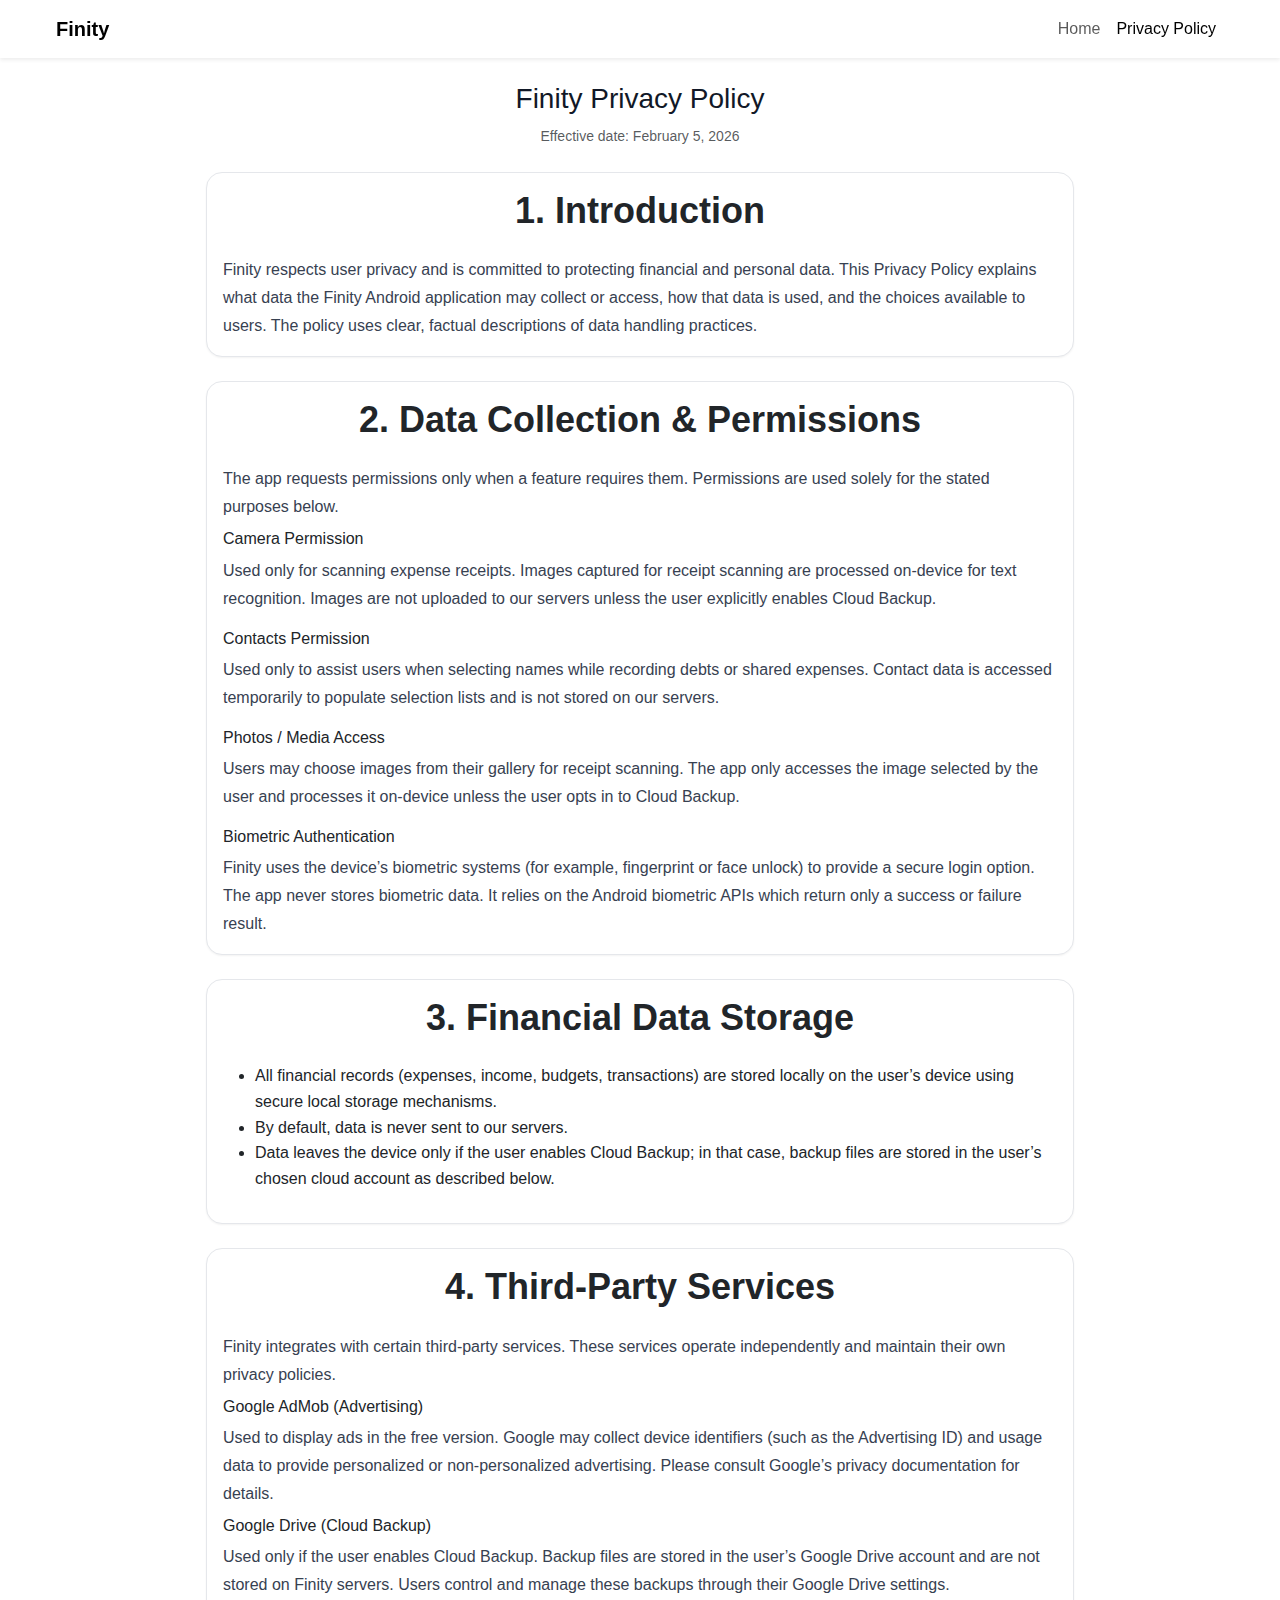
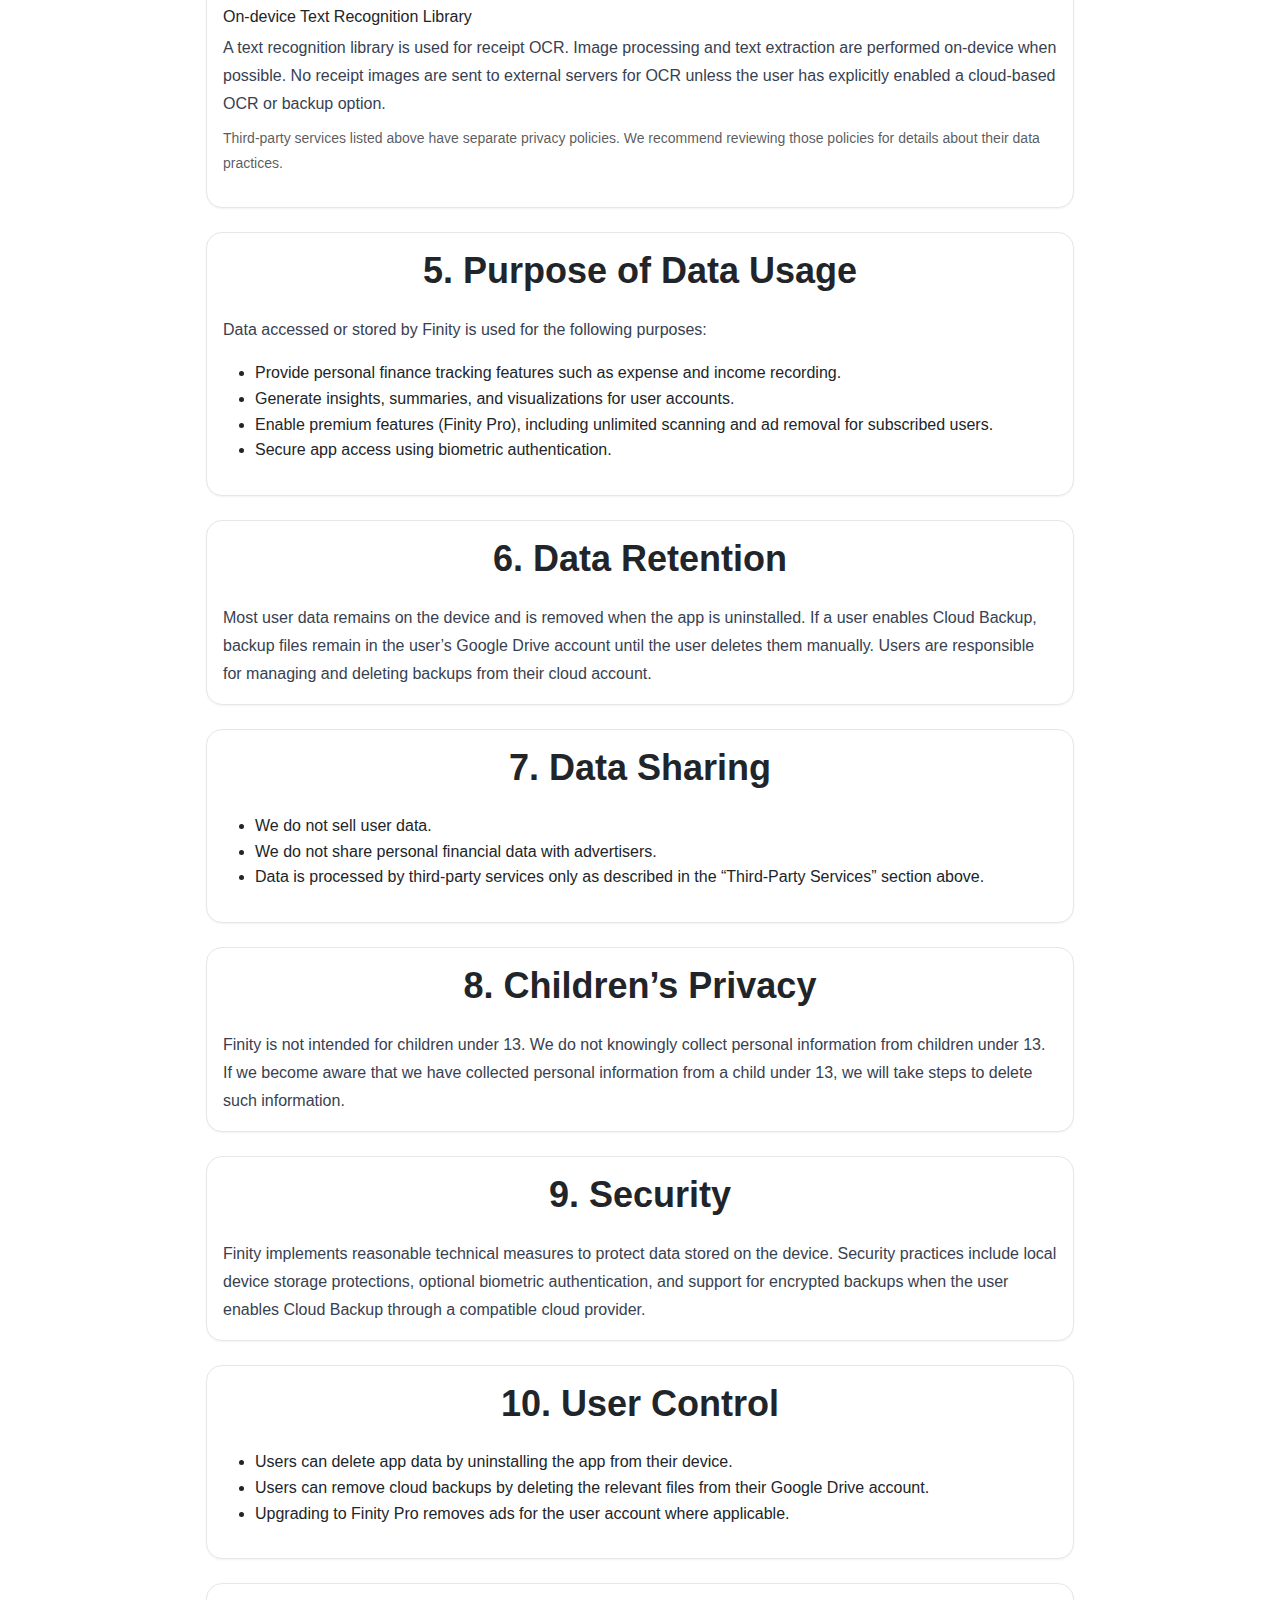
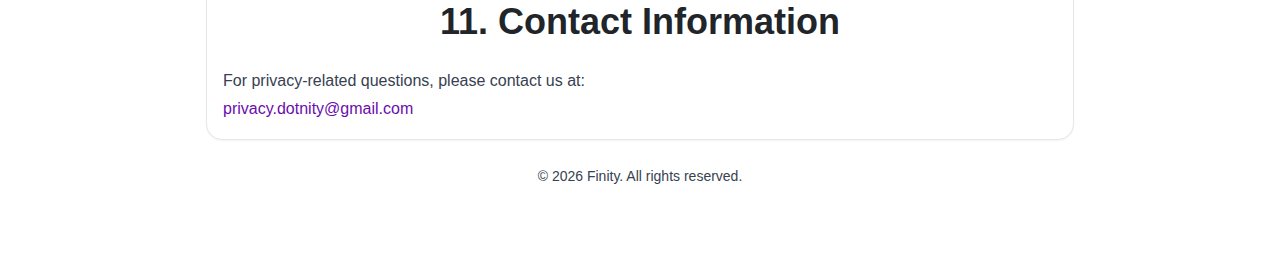
<file: finity-privacy-policy.html>
<!doctype html>
<html lang="en">
<head>
  <meta charset="utf-8">
  <meta name="viewport" content="width=device-width, initial-scale=1">
  <title>Finity Privacy Policy</title>
  <meta name="description" content="Privacy Policy for Finity, an Android personal finance application.">
  <link href="https://cdn.jsdelivr.net/npm/bootstrap@5.3.8/dist/css/bootstrap.min.css" rel="stylesheet">
  <link rel="stylesheet" href="https://cdn.jsdelivr.net/npm/bootstrap-icons@1.13.1/font/bootstrap-icons.css">
  <link rel="stylesheet" href="css/style.css">
  <style>
    body { font-size: 1rem; line-height: 1.6; }
    .policy-container { max-width: 900px; }
    .section-title { font-weight: 600; }
  </style>
</head>
<body>

  <nav class="navbar navbar-expand-md navbar-light bg-white shadow-sm">
    <div class="container">
      <a class="navbar-brand fw-bold" href="index.html">Finity</a>
      <button class="navbar-toggler" type="button" data-bs-toggle="collapse" data-bs-target="#nav" aria-controls="nav" aria-expanded="false" aria-label="Toggle navigation">
        <span class="navbar-toggler-icon"></span>
      </button>
      <div class="collapse navbar-collapse" id="nav">
        <ul class="navbar-nav ms-auto">
          <li class="nav-item"><a class="nav-link" href="index.html">Home</a></li>
          <li class="nav-item"><a class="nav-link active" aria-current="page" href="finity-privacy-policy.html">Privacy Policy</a></li>
        </ul>
      </div>
    </div>
  </nav>

  <main class="py-4">
    <div class="container policy-container">
      <header class="mb-4 text-center">
        <h1 class="h3 mb-2">Finity Privacy Policy</h1>
        <p class="text-muted mb-0 small">Effective date: February 5, 2026</p>
      </header>

      <div class="card mb-4 p-3">
        <h2 class="h5 section-title">1. Introduction</h2>
        <p class="mb-0">Finity respects user privacy and is committed to protecting financial and personal data. This Privacy Policy explains what data the Finity Android application may collect or access, how that data is used, and the choices available to users. The policy uses clear, factual descriptions of data handling practices.</p>
      </div>

      <div class="card mb-4 p-3">
        <h2 class="h5 section-title">2. Data Collection &amp; Permissions</h2>
        <p class="mb-2">The app requests permissions only when a feature requires them. Permissions are used solely for the stated purposes below.</p>

        <div class="mb-3">
          <h3 class="h6">Camera Permission</h3>
          <p class="mb-0">Used only for scanning expense receipts. Images captured for receipt scanning are processed on-device for text recognition. Images are not uploaded to our servers unless the user explicitly enables Cloud Backup.</p>
        </div>

        <div class="mb-3">
          <h3 class="h6">Contacts Permission</h3>
          <p class="mb-0">Used only to assist users when selecting names while recording debts or shared expenses. Contact data is accessed temporarily to populate selection lists and is not stored on our servers.</p>
        </div>

        <div class="mb-3">
          <h3 class="h6">Photos / Media Access</h3>
          <p class="mb-0">Users may choose images from their gallery for receipt scanning. The app only accesses the image selected by the user and processes it on-device unless the user opts in to Cloud Backup.</p>
        </div>

        <div>
          <h3 class="h6">Biometric Authentication</h3>
          <p class="mb-0">Finity uses the device’s biometric systems (for example, fingerprint or face unlock) to provide a secure login option. The app never stores biometric data. It relies on the Android biometric APIs which return only a success or failure result.</p>
        </div>
      </div>

      <div class="card mb-4 p-3">
        <h2 class="h5 section-title">3. Financial Data Storage</h2>
        <ul>
          <li>All financial records (expenses, income, budgets, transactions) are stored locally on the user’s device using secure local storage mechanisms.</li>
          <li>By default, data is never sent to our servers.</li>
          <li>Data leaves the device only if the user enables Cloud Backup; in that case, backup files are stored in the user’s chosen cloud account as described below.</li>
        </ul>
      </div>

      <div class="card mb-4 p-3">
        <h2 class="h5 section-title">4. Third-Party Services</h2>
        <p class="mb-2">Finity integrates with certain third-party services. These services operate independently and maintain their own privacy policies.</p>

        <div class="mb-2">
          <h3 class="h6">Google AdMob (Advertising)</h3>
          <p class="mb-0">Used to display ads in the free version. Google may collect device identifiers (such as the Advertising ID) and usage data to provide personalized or non-personalized advertising. Please consult Google’s privacy documentation for details.</p>
        </div>

        <div class="mb-2">
          <h3 class="h6">Google Drive (Cloud Backup)</h3>
          <p class="mb-0">Used only if the user enables Cloud Backup. Backup files are stored in the user’s Google Drive account and are not stored on Finity servers. Users control and manage these backups through their Google Drive settings.</p>
        </div>

        <div>
          <h3 class="h6">On-device Text Recognition Library</h3>
          <p class="mb-0">A text recognition library is used for receipt OCR. Image processing and text extraction are performed on-device when possible. No receipt images are sent to external servers for OCR unless the user has explicitly enabled a cloud-based OCR or backup option.</p>
        </div>

        <p class="mt-2 small text-muted">Third-party services listed above have separate privacy policies. We recommend reviewing those policies for details about their data practices.</p>
      </div>

      <div class="card mb-4 p-3">
        <h2 class="h5 section-title">5. Purpose of Data Usage</h2>
        <p>Data accessed or stored by Finity is used for the following purposes:</p>
        <ul>
          <li>Provide personal finance tracking features such as expense and income recording.</li>
          <li>Generate insights, summaries, and visualizations for user accounts.</li>
          <li>Enable premium features (Finity Pro), including unlimited scanning and ad removal for subscribed users.</li>
          <li>Secure app access using biometric authentication.</li>
        </ul>
      </div>

      <div class="card mb-4 p-3">
        <h2 class="h5 section-title">6. Data Retention</h2>
        <p class="mb-0">Most user data remains on the device and is removed when the app is uninstalled. If a user enables Cloud Backup, backup files remain in the user’s Google Drive account until the user deletes them manually. Users are responsible for managing and deleting backups from their cloud account.</p>
      </div>

      <div class="card mb-4 p-3">
        <h2 class="h5 section-title">7. Data Sharing</h2>
        <ul>
          <li>We do not sell user data.</li>
          <li>We do not share personal financial data with advertisers.</li>
          <li>Data is processed by third-party services only as described in the “Third-Party Services” section above.</li>
        </ul>
      </div>

      <div class="card mb-4 p-3">
        <h2 class="h5 section-title">8. Children’s Privacy</h2>
        <p class="mb-0">Finity is not intended for children under 13. We do not knowingly collect personal information from children under 13. If we become aware that we have collected personal information from a child under 13, we will take steps to delete such information.</p>
      </div>

      <div class="card mb-4 p-3">
        <h2 class="h5 section-title">9. Security</h2>
        <p class="mb-0">Finity implements reasonable technical measures to protect data stored on the device. Security practices include local device storage protections, optional biometric authentication, and support for encrypted backups when the user enables Cloud Backup through a compatible cloud provider.</p>
      </div>

      <div class="card mb-4 p-3">
        <h2 class="h5 section-title">10. User Control</h2>
        <ul>
          <li>Users can delete app data by uninstalling the app from their device.</li>
          <li>Users can remove cloud backups by deleting the relevant files from their Google Drive account.</li>
          <li>Upgrading to Finity Pro removes ads for the user account where applicable.</li>
        </ul>
      </div>

      <div class="card mb-4 p-3">
        <h2 class="h5 section-title">11. Contact Information</h2>
        <p class="mb-0">For privacy-related questions, please contact us at:</p>
        <p class="mb-0"><a href="mailto:privacy.dotnity@gmail.com">privacy.dotnity@gmail.com</a></p>
      </div>

      <footer class="text-center small text-muted mt-3 mb-5">
        <p class="mb-0">© 2026 Finity. All rights reserved.</p>
      </footer>
    </div>
  </main>

  <script src="https://cdn.jsdelivr.net/npm/bootstrap@5.3.8/dist/js/bootstrap.bundle.min.js"></script>
</body>
</html>
</file>
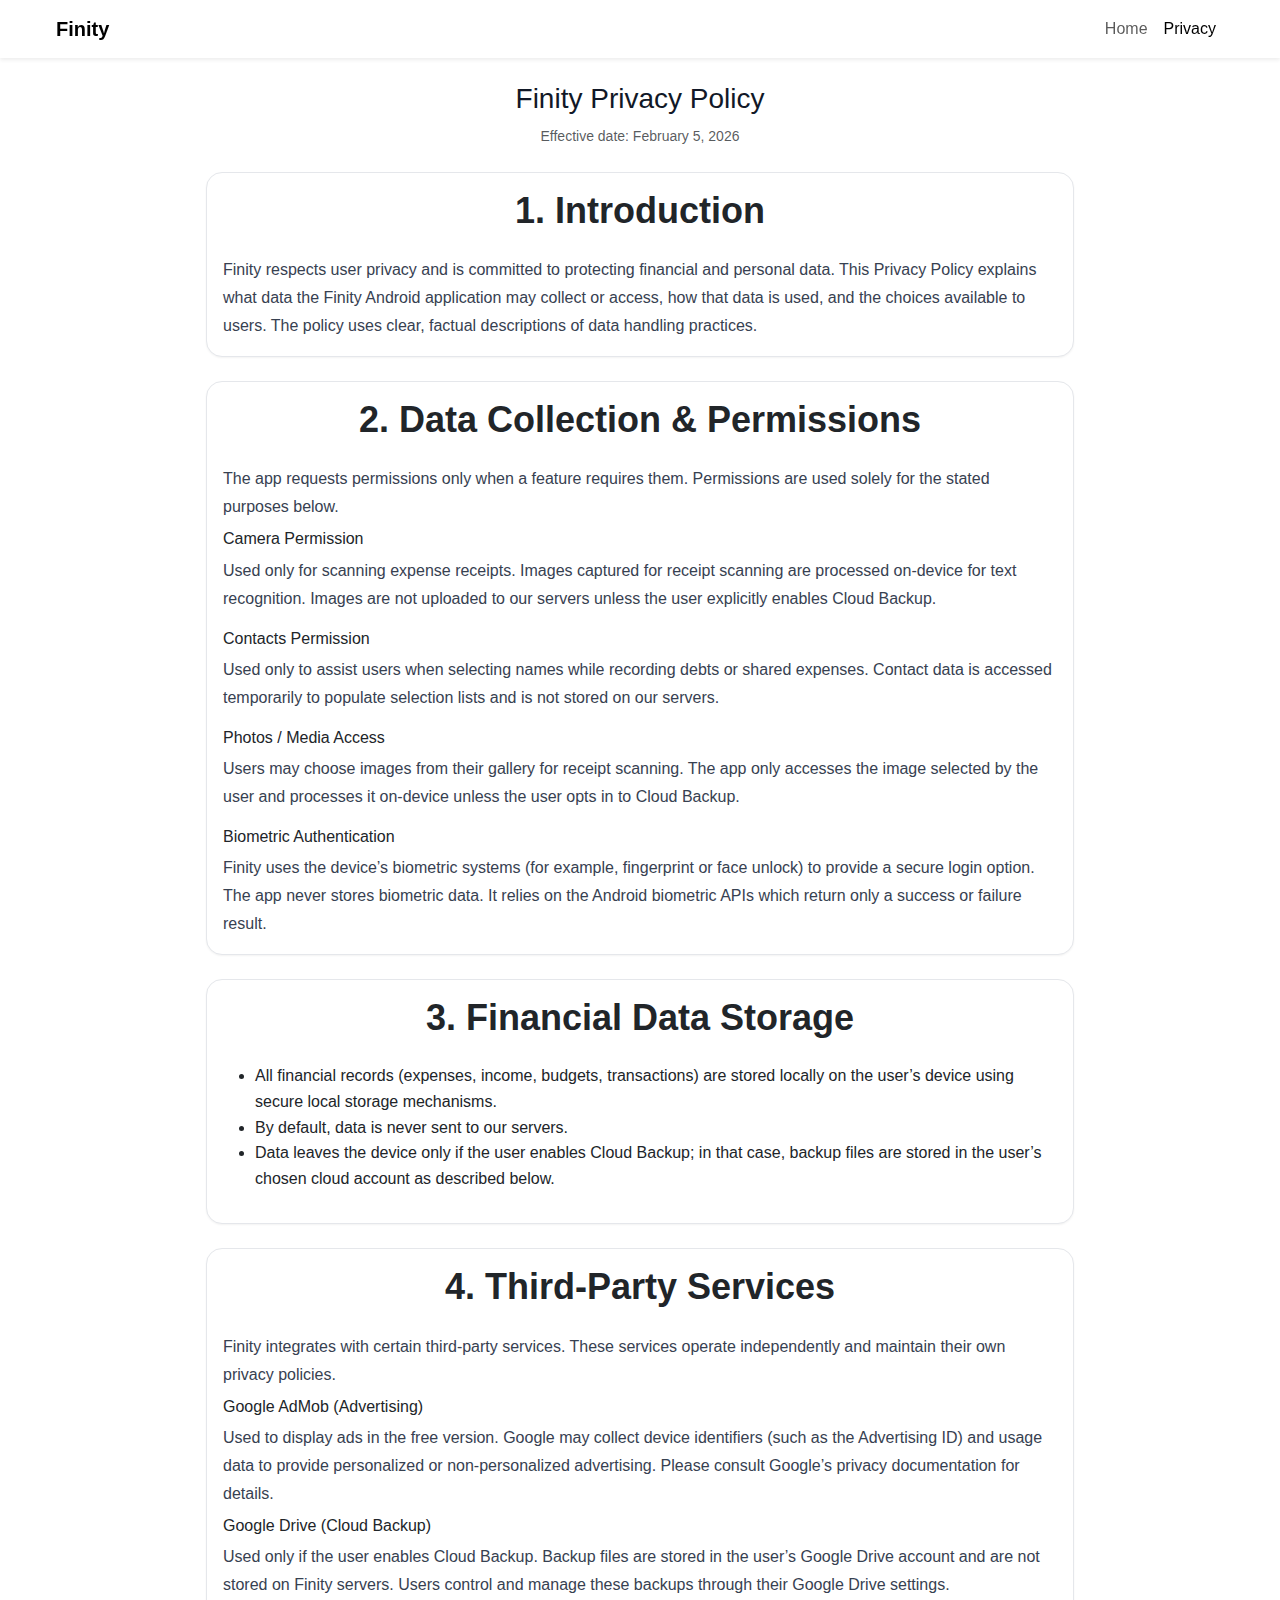
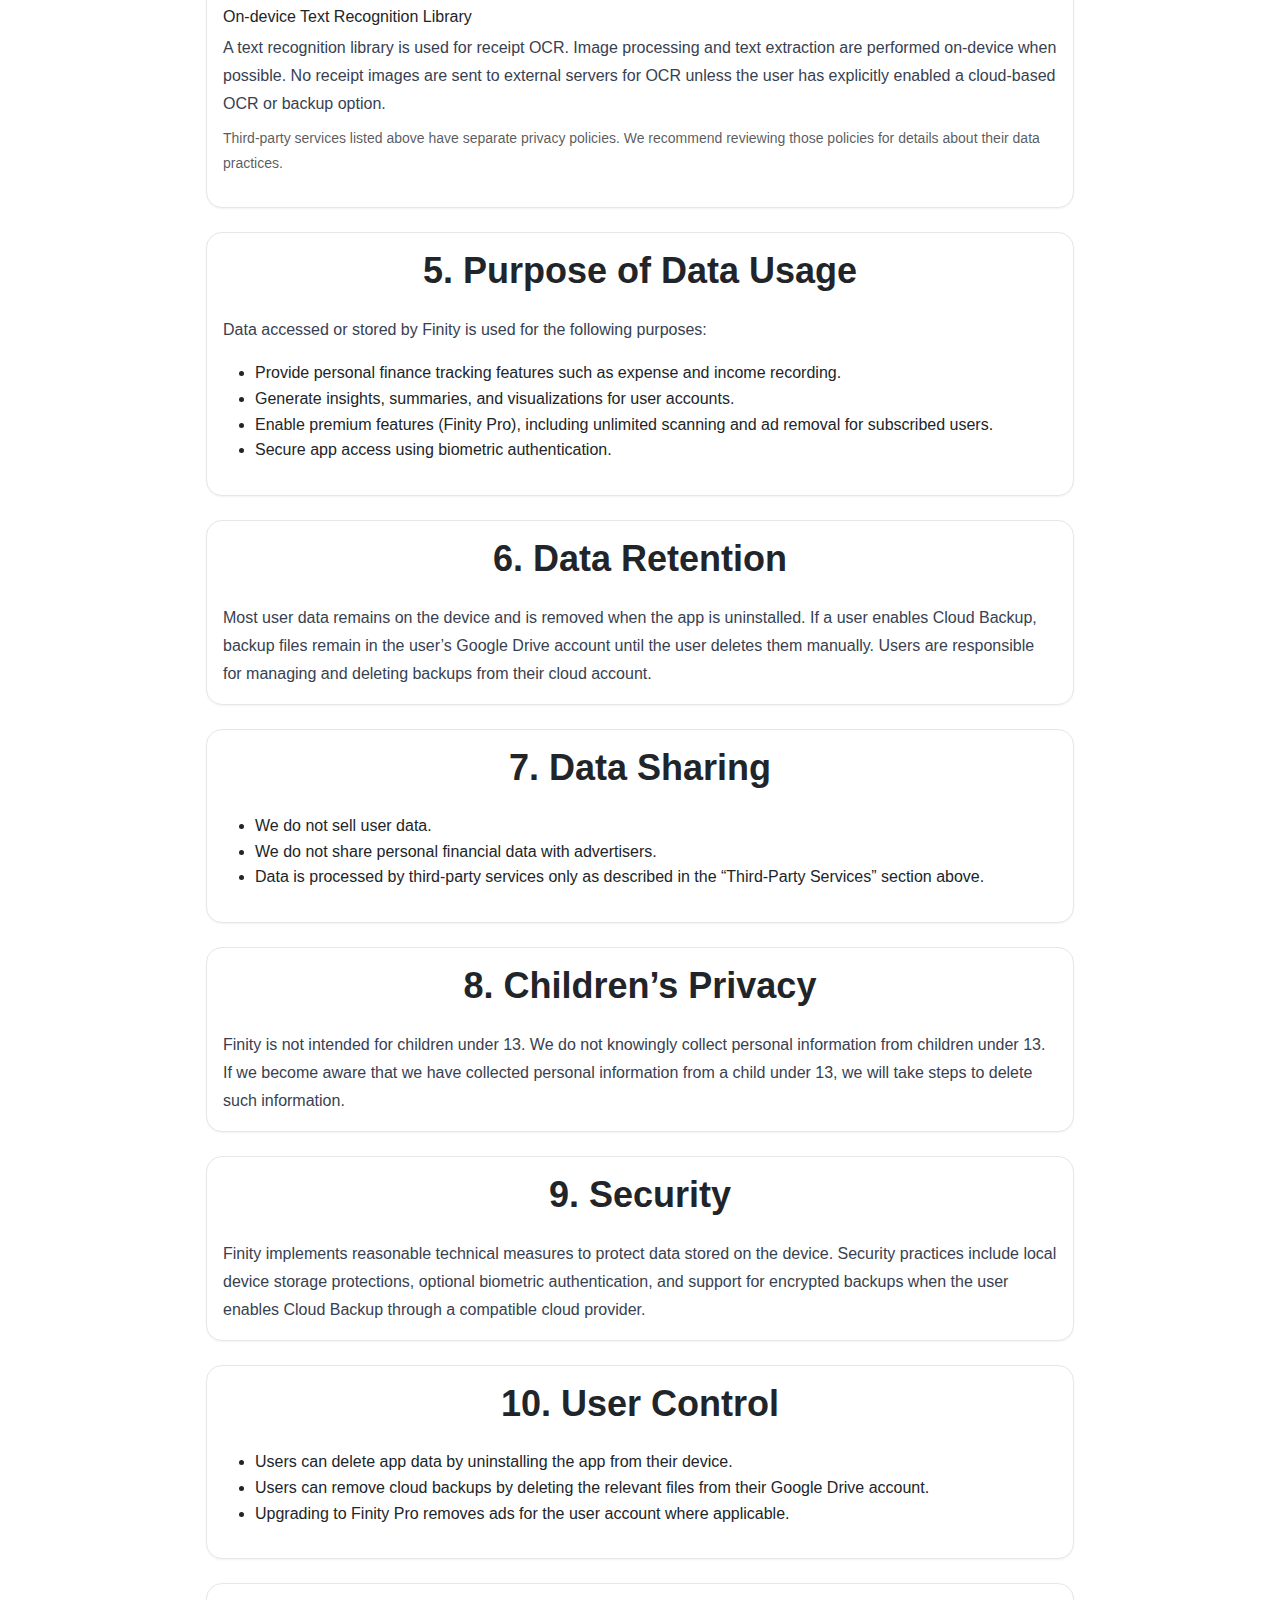
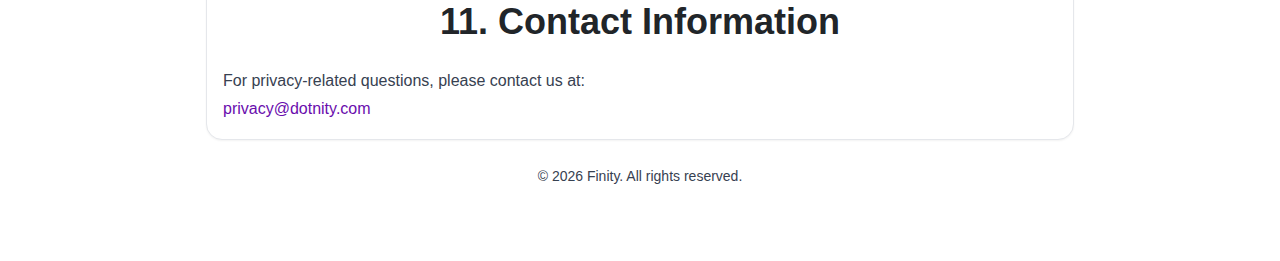
<file: privacy.html>
<!doctype html>
<html lang="en">
<head>
  <meta charset="utf-8">
  <meta name="viewport" content="width=device-width, initial-scale=1">
  <title>Privacy Policy — Finity</title>
  <meta name="description" content="Privacy Policy for Finity, an Android personal finance application.">
  <link href="https://cdn.jsdelivr.net/npm/bootstrap@5.3.8/dist/css/bootstrap.min.css" rel="stylesheet">
  <link rel="stylesheet" href="https://cdn.jsdelivr.net/npm/bootstrap-icons@1.13.1/font/bootstrap-icons.css">
  <link rel="stylesheet" href="css/style.css">
  <style>
    body { font-size: 1rem; line-height: 1.6; }
    .policy-container { max-width: 900px; }
    .section-title { font-weight: 600; }
  </style>
</head>
<body>

  <nav class="navbar navbar-expand-md navbar-light bg-white shadow-sm">
    <div class="container">
      <a class="navbar-brand fw-bold" href="index.html">Finity</a>
      <button class="navbar-toggler" type="button" data-bs-toggle="collapse" data-bs-target="#nav" aria-controls="nav" aria-expanded="false" aria-label="Toggle navigation">
        <span class="navbar-toggler-icon"></span>
      </button>
      <div class="collapse navbar-collapse" id="nav">
        <ul class="navbar-nav ms-auto">
          <li class="nav-item"><a class="nav-link" href="index.html">Home</a></li>
          <li class="nav-item"><a class="nav-link active" aria-current="page" href="privacy.html">Privacy</a></li>
        </ul>
      </div>
    </div>
  </nav>

  <main class="py-4">
    <div class="container policy-container">
      <header class="mb-4 text-center">
        <h1 class="h3 mb-2">Finity Privacy Policy</h1>
        <p class="text-muted mb-0 small">Effective date: February 5, 2026</p>
      </header>

      <div class="card mb-4 p-3">
        <h2 class="h5 section-title">1. Introduction</h2>
        <p class="mb-0">Finity respects user privacy and is committed to protecting financial and personal data. This Privacy Policy explains what data the Finity Android application may collect or access, how that data is used, and the choices available to users. The policy uses clear, factual descriptions of data handling practices.</p>
      </div>

      <div class="card mb-4 p-3">
        <h2 class="h5 section-title">2. Data Collection &amp; Permissions</h2>
        <p class="mb-2">The app requests permissions only when a feature requires them. Permissions are used solely for the stated purposes below.</p>

        <div class="mb-3">
          <h3 class="h6">Camera Permission</h3>
          <p class="mb-0">Used only for scanning expense receipts. Images captured for receipt scanning are processed on-device for text recognition. Images are not uploaded to our servers unless the user explicitly enables Cloud Backup.</p>
        </div>

        <div class="mb-3">
          <h3 class="h6">Contacts Permission</h3>
          <p class="mb-0">Used only to assist users when selecting names while recording debts or shared expenses. Contact data is accessed temporarily to populate selection lists and is not stored on our servers.</p>
        </div>

        <div class="mb-3">
          <h3 class="h6">Photos / Media Access</h3>
          <p class="mb-0">Users may choose images from their gallery for receipt scanning. The app only accesses the image selected by the user and processes it on-device unless the user opts in to Cloud Backup.</p>
        </div>

        <div>
          <h3 class="h6">Biometric Authentication</h3>
          <p class="mb-0">Finity uses the device’s biometric systems (for example, fingerprint or face unlock) to provide a secure login option. The app never stores biometric data. It relies on the Android biometric APIs which return only a success or failure result.</p>
        </div>
      </div>

      <div class="card mb-4 p-3">
        <h2 class="h5 section-title">3. Financial Data Storage</h2>
        <ul>
          <li>All financial records (expenses, income, budgets, transactions) are stored locally on the user’s device using secure local storage mechanisms.</li>
          <li>By default, data is never sent to our servers.</li>
          <li>Data leaves the device only if the user enables Cloud Backup; in that case, backup files are stored in the user’s chosen cloud account as described below.</li>
        </ul>
      </div>

      <div class="card mb-4 p-3">
        <h2 class="h5 section-title">4. Third-Party Services</h2>
        <p class="mb-2">Finity integrates with certain third-party services. These services operate independently and maintain their own privacy policies.</p>

        <div class="mb-2">
          <h3 class="h6">Google AdMob (Advertising)</h3>
          <p class="mb-0">Used to display ads in the free version. Google may collect device identifiers (such as the Advertising ID) and usage data to provide personalized or non-personalized advertising. Please consult Google’s privacy documentation for details.</p>
        </div>

        <div class="mb-2">
          <h3 class="h6">Google Drive (Cloud Backup)</h3>
          <p class="mb-0">Used only if the user enables Cloud Backup. Backup files are stored in the user’s Google Drive account and are not stored on Finity servers. Users control and manage these backups through their Google Drive settings.</p>
        </div>

        <div>
          <h3 class="h6">On-device Text Recognition Library</h3>
          <p class="mb-0">A text recognition library is used for receipt OCR. Image processing and text extraction are performed on-device when possible. No receipt images are sent to external servers for OCR unless the user has explicitly enabled a cloud-based OCR or backup option.</p>
        </div>

        <p class="mt-2 small text-muted">Third-party services listed above have separate privacy policies. We recommend reviewing those policies for details about their data practices.</p>
      </div>

      <div class="card mb-4 p-3">
        <h2 class="h5 section-title">5. Purpose of Data Usage</h2>
        <p>Data accessed or stored by Finity is used for the following purposes:</p>
        <ul>
          <li>Provide personal finance tracking features such as expense and income recording.</li>
          <li>Generate insights, summaries, and visualizations for user accounts.</li>
          <li>Enable premium features (Finity Pro), including unlimited scanning and ad removal for subscribed users.</li>
          <li>Secure app access using biometric authentication.</li>
        </ul>
      </div>

      <div class="card mb-4 p-3">
        <h2 class="h5 section-title">6. Data Retention</h2>
        <p class="mb-0">Most user data remains on the device and is removed when the app is uninstalled. If a user enables Cloud Backup, backup files remain in the user’s Google Drive account until the user deletes them manually. Users are responsible for managing and deleting backups from their cloud account.</p>
      </div>

      <div class="card mb-4 p-3">
        <h2 class="h5 section-title">7. Data Sharing</h2>
        <ul>
          <li>We do not sell user data.</li>
          <li>We do not share personal financial data with advertisers.</li>
          <li>Data is processed by third-party services only as described in the “Third-Party Services” section above.</li>
        </ul>
      </div>

      <div class="card mb-4 p-3">
        <h2 class="h5 section-title">8. Children’s Privacy</h2>
        <p class="mb-0">Finity is not intended for children under 13. We do not knowingly collect personal information from children under 13. If we become aware that we have collected personal information from a child under 13, we will take steps to delete such information.</p>
      </div>

      <div class="card mb-4 p-3">
        <h2 class="h5 section-title">9. Security</h2>
        <p class="mb-0">Finity implements reasonable technical measures to protect data stored on the device. Security practices include local device storage protections, optional biometric authentication, and support for encrypted backups when the user enables Cloud Backup through a compatible cloud provider.</p>
      </div>

      <div class="card mb-4 p-3">
        <h2 class="h5 section-title">10. User Control</h2>
        <ul>
          <li>Users can delete app data by uninstalling the app from their device.</li>
          <li>Users can remove cloud backups by deleting the relevant files from their Google Drive account.</li>
          <li>Upgrading to Finity Pro removes ads for the user account where applicable.</li>
        </ul>
      </div>

      <div class="card mb-4 p-3">
        <h2 class="h5 section-title">11. Contact Information</h2>
        <p class="mb-0">For privacy-related questions, please contact us at:</p>
        <p class="mb-0"><a href="mailto:privacy@dotnity.com">privacy@dotnity.com</a></p>
      </div>

      <footer class="text-center small text-muted mt-3 mb-5">
        <p class="mb-0">© 2026 Finity. All rights reserved.</p>
      </footer>
    </div>
  </main>

  <script src="https://cdn.jsdelivr.net/npm/bootstrap@5.3.8/dist/js/bootstrap.bundle.min.js"></script>
</body>
</html>
</file>
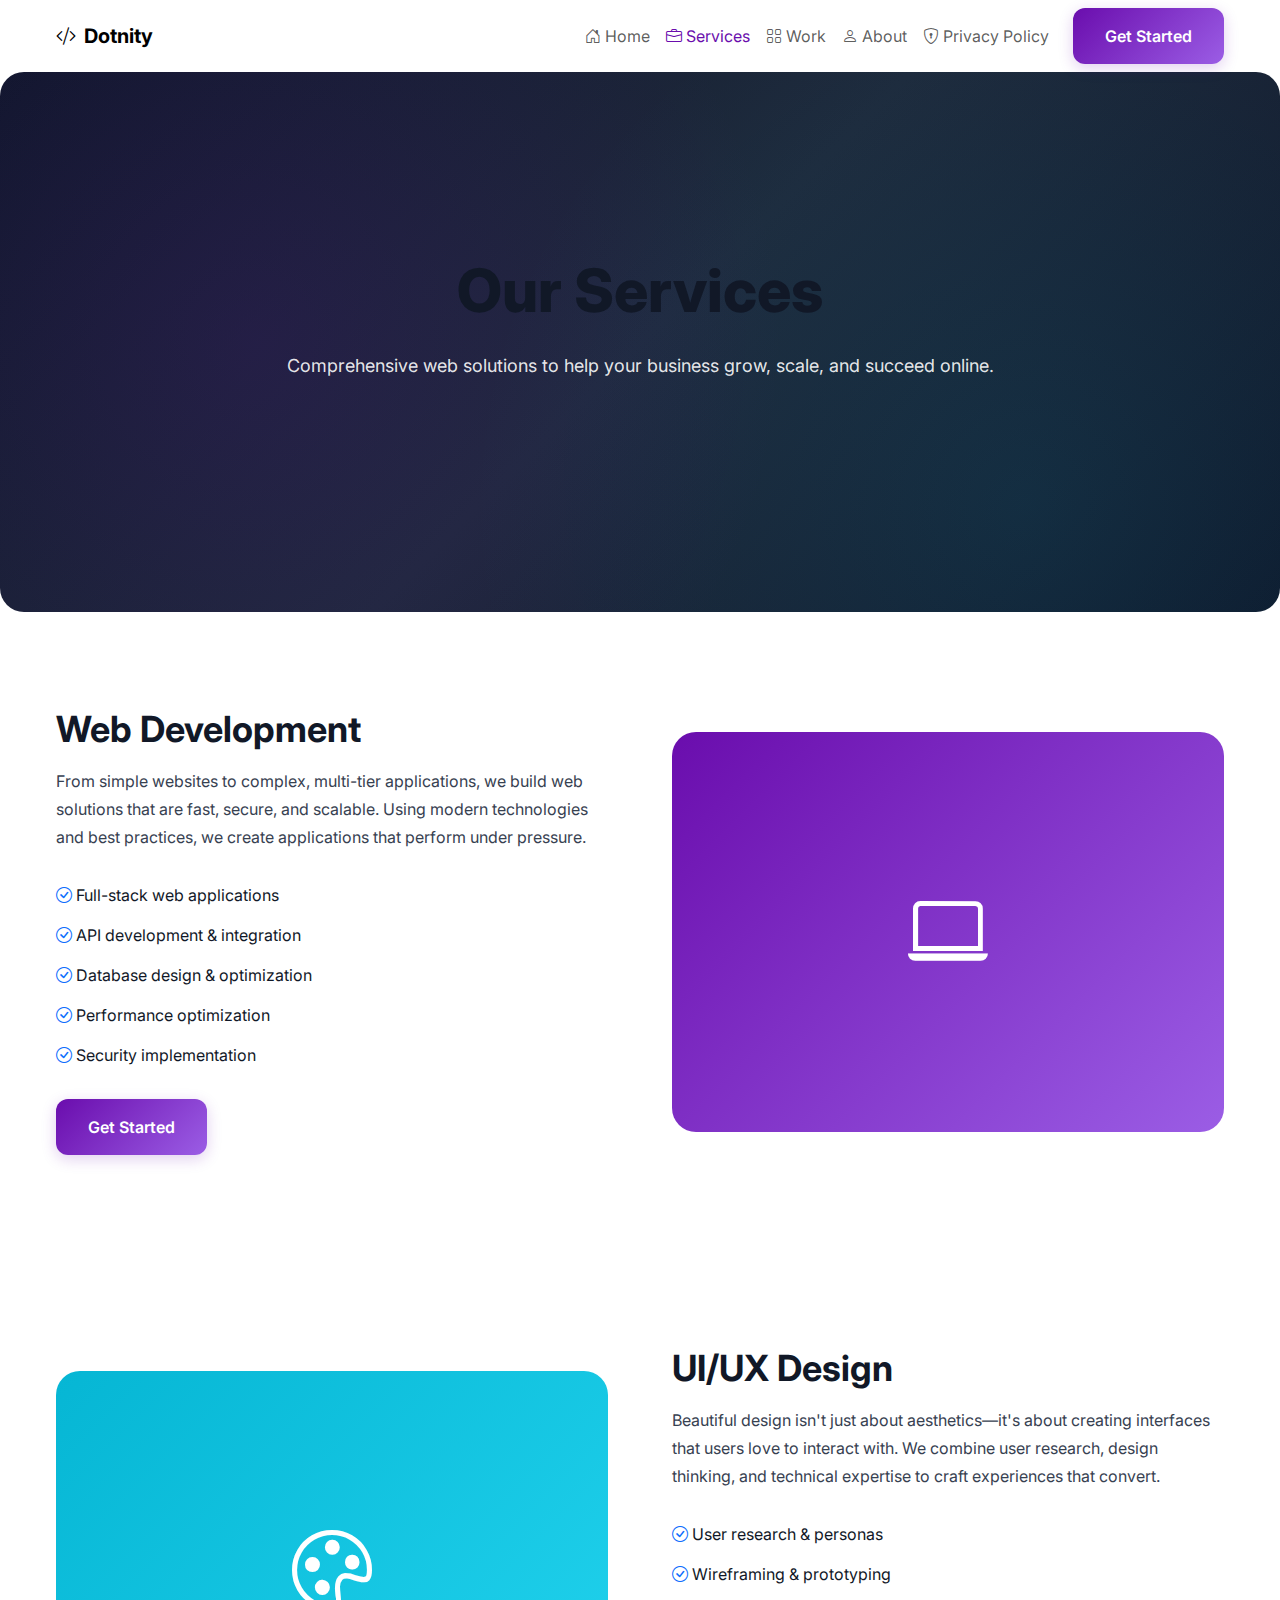
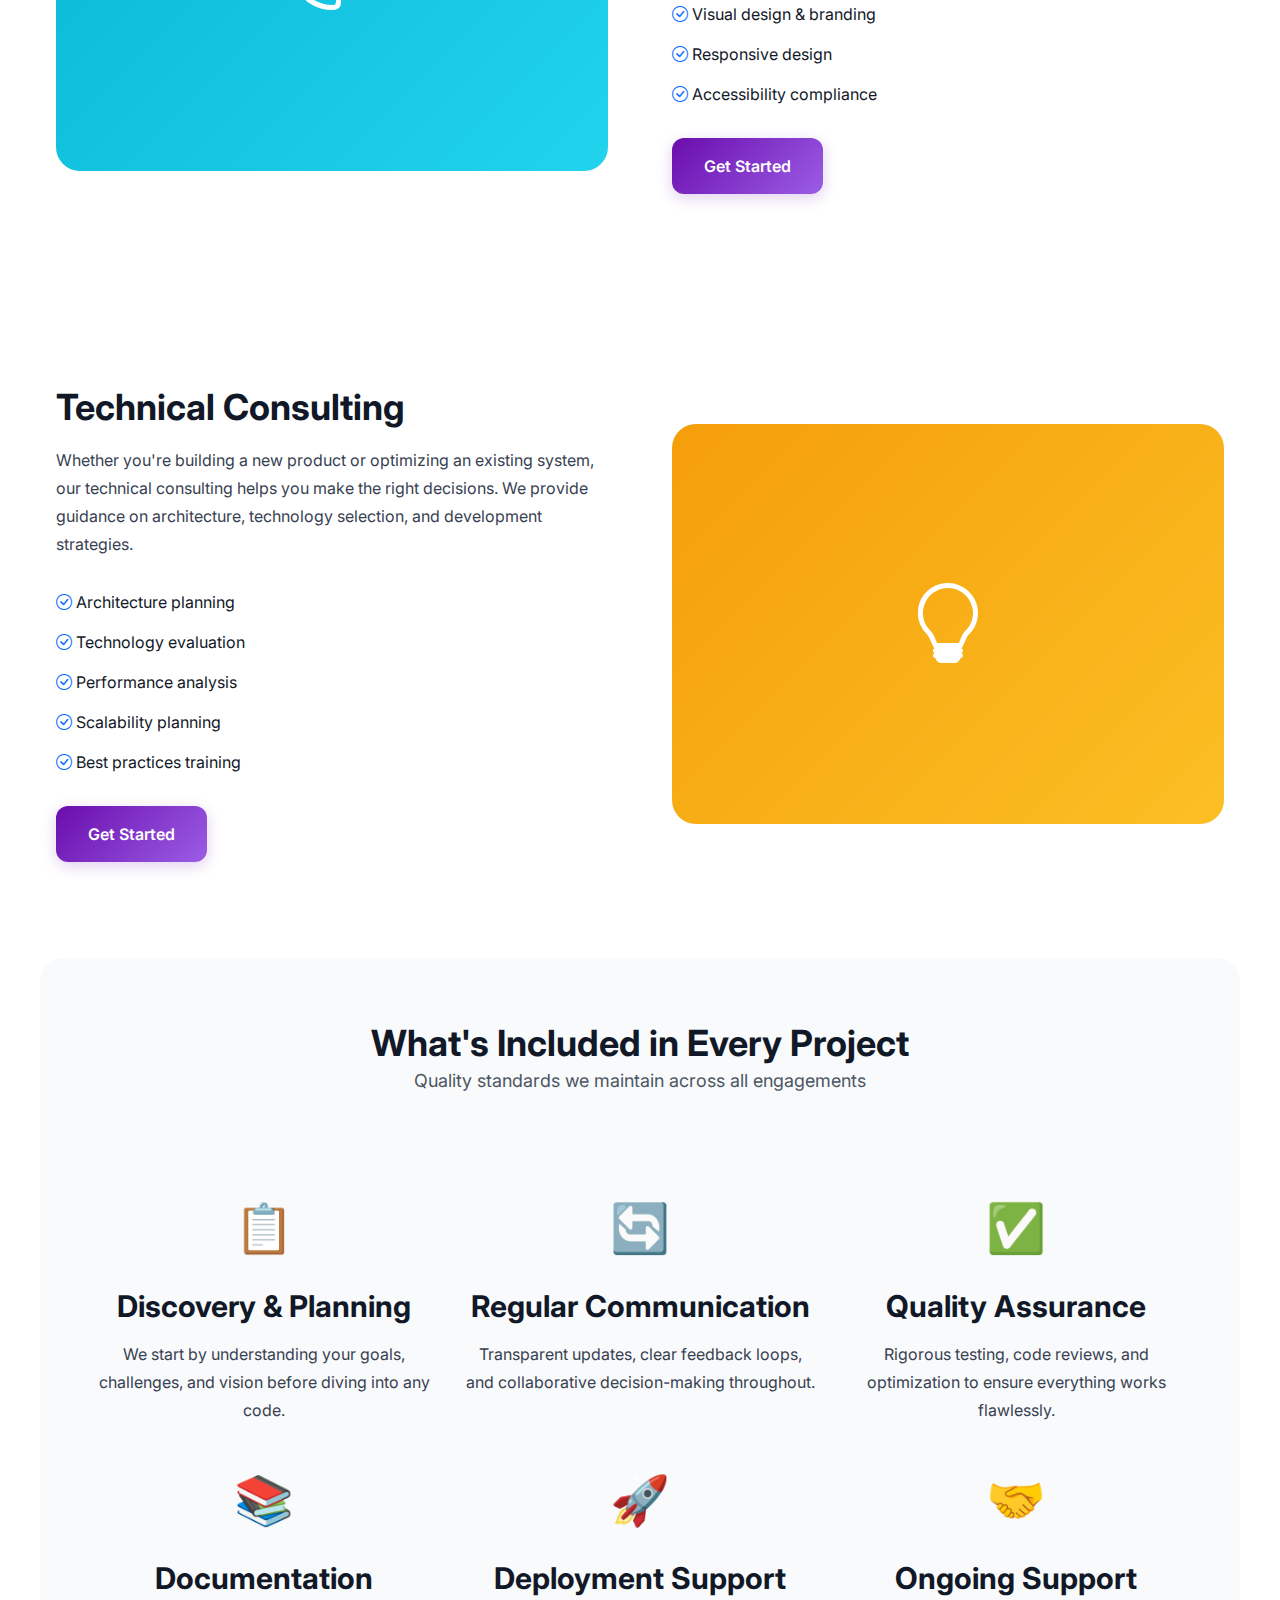
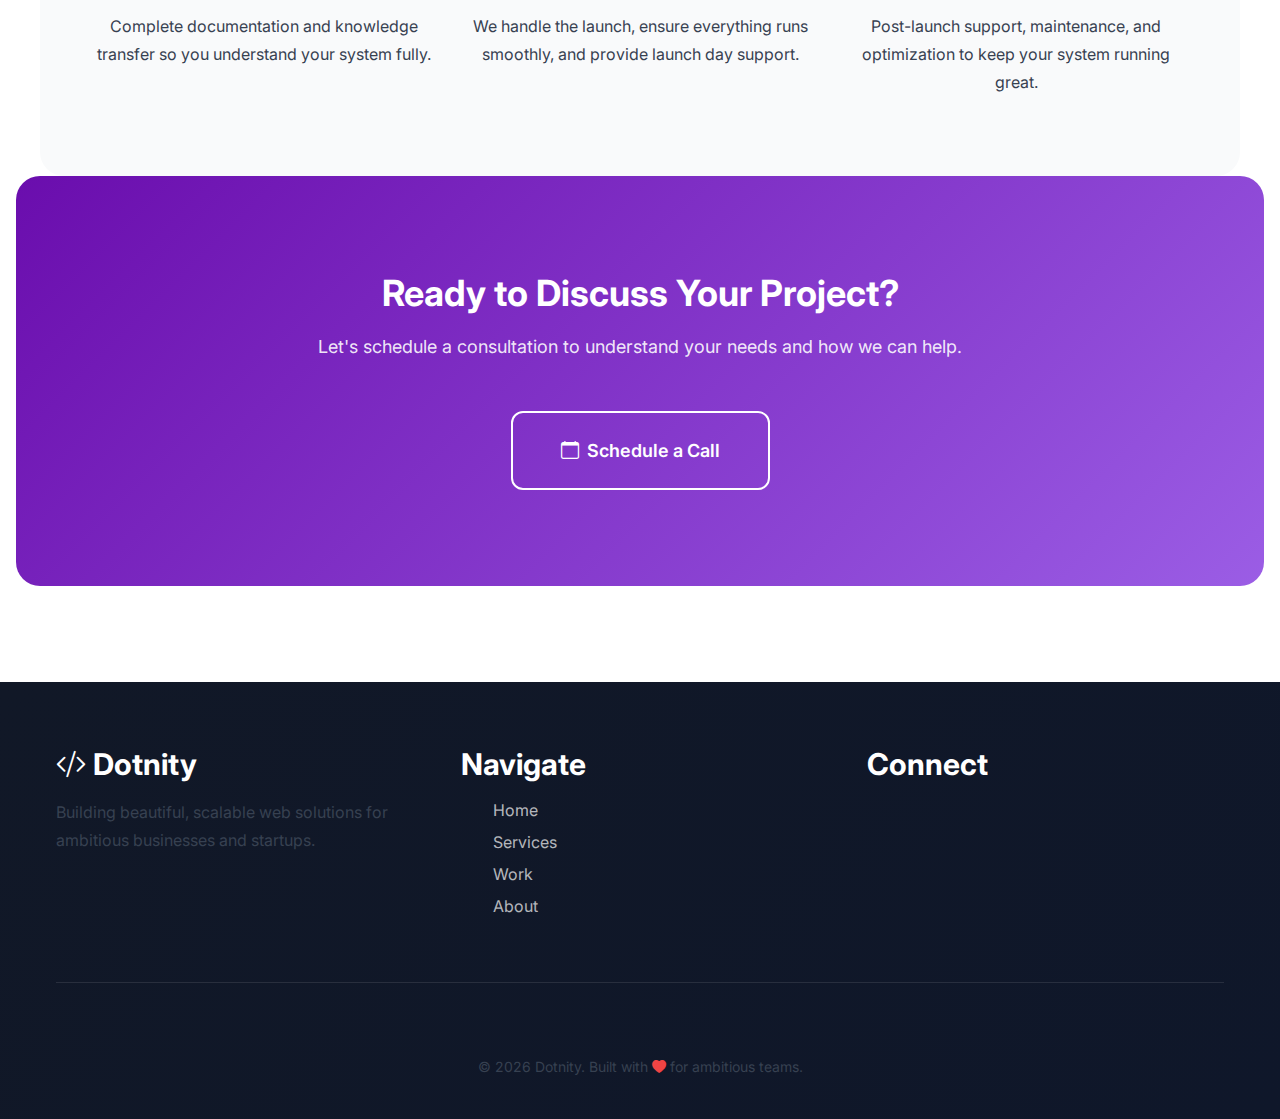
<file: services.html>
<!DOCTYPE html>
<html lang="en">
<head>
    <meta charset="UTF-8">
    <meta name="viewport" content="width=device-width, initial-scale=1.0">
    <meta name="description" content="Dotnity Services - Web Development, UI/UX Design, and Technical Consulting">
    <title>Services - Dotnity</title>
    <link href="https://fonts.googleapis.com/css2?family=Inter:wght@300;400;500;600;700;800&display=swap" rel="stylesheet">
    <link rel="stylesheet" href="https://cdn.jsdelivr.net/npm/bootstrap-icons@1.13.1/font/bootstrap-icons.min.css">
    <link href="https://cdn.jsdelivr.net/npm/bootstrap@5.3.8/dist/css/bootstrap.min.css" rel="stylesheet">
    <link rel="stylesheet" href="css/style.css">
</head>
<body>
    <!-- Navigation -->
    <nav class="navbar navbar-expand-lg navbar-light bg-white">
        <div class="container">
            <a class="navbar-brand" href="index.html"><i class="bi bi-code-slash"></i> Dotnity</a>

            <button class="navbar-toggler" type="button" data-bs-toggle="collapse" data-bs-target="#mainNavbar" aria-controls="mainNavbar" aria-expanded="false" aria-label="Toggle navigation">
                <i class="bi bi-list"></i>
            </button>

            <div class="collapse navbar-collapse justify-content-end" id="mainNavbar">
                <ul class="navbar-nav align-items-lg-center">
                    <li class="nav-item"><a class="nav-link" href="index.html"><i class="bi bi-house-door"></i> Home</a></li>
                    <li class="nav-item"><a class="nav-link" href="services.html"><i class="bi bi-briefcase"></i> Services</a></li>
                    <li class="nav-item"><a class="nav-link" href="work.html"><i class="bi bi-grid"></i> Work</a></li>
                    <li class="nav-item"><a class="nav-link" href="about.html"><i class="bi bi-person"></i> About</a></li>
                    <li class="nav-item"><a class="nav-link" href="finity-privacy-policy.html"><i class="bi bi-shield-lock"></i> Privacy Policy</a></li>
                </ul>
                <a href="contact.html" class="btn btn-primary ms-lg-3">Get Started</a>
            </div>
        </div>
    </nav>

    <main role="main">
        <!-- Hero Banner -->
        <section class="hero" style="min-height: 60vh;">
            <div class="hero-content">
                <h1 class="hero-title">Our Services</h1>
                <p class="hero-subtitle">
                    Comprehensive web solutions to help your business grow, scale, and succeed online.
                </p>
            </div>
        </section>

        <!-- Web Development Service -->
        <section class="section container">
            <div class="grid grid-2" style="gap: var(--spacing-3xl); align-items: center;">
                <div>
                    <h2>Web Development</h2>
                    <p>From simple websites to complex, multi-tier applications, we build web solutions that are fast, secure, and scalable. Using modern technologies and best practices, we create applications that perform under pressure.</p>
                    <ul style="list-style: none; padding: 0; margin: var(--spacing-lg) 0;">
                        <li style="padding: var(--spacing-sm) 0;"><i class="bi bi-check-circle text-primary"></i> Full-stack web applications</li>
                        <li style="padding: var(--spacing-sm) 0;"><i class="bi bi-check-circle text-primary"></i> API development & integration</li>
                        <li style="padding: var(--spacing-sm) 0;"><i class="bi bi-check-circle text-primary"></i> Database design & optimization</li>
                        <li style="padding: var(--spacing-sm) 0;"><i class="bi bi-check-circle text-primary"></i> Performance optimization</li>
                        <li style="padding: var(--spacing-sm) 0;"><i class="bi bi-check-circle text-primary"></i> Security implementation</li>
                    </ul>
                    <a href="contact.html" class="btn btn-primary">Get Started</a>
                </div>
                <div style="background: linear-gradient(135deg, #6a0dad, #9b5de5); border-radius: var(--radius-2xl); height: 400px; display: flex; align-items: center; justify-content: center;">
                    <i class="bi bi-laptop" style="font-size: 5rem; color: white;"></i>
                </div>
            </div>
        </section>

        <!-- UI/UX Design Service -->
        <section class="section container">
            <div class="grid grid-2" style="gap: var(--spacing-3xl); align-items: center;">
                <div style="background: linear-gradient(135deg, #06b6d4, #22d3ee); border-radius: var(--radius-2xl); height: 400px; display: flex; align-items: center; justify-content: center;">
                    <i class="bi bi-palette" style="font-size: 5rem; color: white;"></i>
                </div>
                <div>
                    <h2>UI/UX Design</h2>
                    <p>Beautiful design isn't just about aesthetics—it's about creating interfaces that users love to interact with. We combine user research, design thinking, and technical expertise to craft experiences that convert.</p>
                    <ul style="list-style: none; padding: 0; margin: var(--spacing-lg) 0;">
                        <li style="padding: var(--spacing-sm) 0;"><i class="bi bi-check-circle text-primary"></i> User research & personas</li>
                        <li style="padding: var(--spacing-sm) 0;"><i class="bi bi-check-circle text-primary"></i> Wireframing & prototyping</li>
                        <li style="padding: var(--spacing-sm) 0;"><i class="bi bi-check-circle text-primary"></i> Visual design & branding</li>
                        <li style="padding: var(--spacing-sm) 0;"><i class="bi bi-check-circle text-primary"></i> Responsive design</li>
                        <li style="padding: var(--spacing-sm) 0;"><i class="bi bi-check-circle text-primary"></i> Accessibility compliance</li>
                    </ul>
                    <a href="contact.html" class="btn btn-primary">Get Started</a>
                </div>
            </div>
        </section>

        <!-- Consulting & Support Service -->
        <section class="section container">
            <div class="grid grid-2" style="gap: var(--spacing-3xl); align-items: center;">
                <div>
                    <h2>Technical Consulting</h2>
                    <p>Whether you're building a new product or optimizing an existing system, our technical consulting helps you make the right decisions. We provide guidance on architecture, technology selection, and development strategies.</p>
                    <ul style="list-style: none; padding: 0; margin: var(--spacing-lg) 0;">
                        <li style="padding: var(--spacing-sm) 0;"><i class="bi bi-check-circle text-primary"></i> Architecture planning</li>
                        <li style="padding: var(--spacing-sm) 0;"><i class="bi bi-check-circle text-primary"></i> Technology evaluation</li>
                        <li style="padding: var(--spacing-sm) 0;"><i class="bi bi-check-circle text-primary"></i> Performance analysis</li>
                        <li style="padding: var(--spacing-sm) 0;"><i class="bi bi-check-circle text-primary"></i> Scalability planning</li>
                        <li style="padding: var(--spacing-sm) 0;"><i class="bi bi-check-circle text-primary"></i> Best practices training</li>
                    </ul>
                    <a href="contact.html" class="btn btn-primary">Get Started</a>
                </div>
                <div style="background: linear-gradient(135deg, #f59e0b, #fbbf24); border-radius: var(--radius-2xl); height: 400px; display: flex; align-items: center; justify-content: center;">
                    <i class="bi bi-lightbulb" style="font-size: 5rem; color: white;"></i>
                </div>
            </div>
        </section>

        <!-- Service Features -->
        <section class="section container" style="background: var(--color-gray-50); border-radius: var(--radius-2xl); padding: var(--spacing-3xl) var(--spacing-2xl);">
            <div class="text-center mb-4xl">
                <h2 class="section-title">What's Included in Every Project</h2>
                <p class="section-subtitle">Quality standards we maintain across all engagements</p>
            </div>

            <div class="grid grid-3">
                <div class="text-center">
                    <div style="font-size: 3rem; margin-bottom: var(--spacing-lg); color: var(--color-primary);">📋</div>
                    <h3>Discovery & Planning</h3>
                    <p>We start by understanding your goals, challenges, and vision before diving into any code.</p>
                </div>

                <div class="text-center">
                    <div style="font-size: 3rem; margin-bottom: var(--spacing-lg); color: var(--color-primary);">🔄</div>
                    <h3>Regular Communication</h3>
                    <p>Transparent updates, clear feedback loops, and collaborative decision-making throughout.</p>
                </div>

                <div class="text-center">
                    <div style="font-size: 3rem; margin-bottom: var(--spacing-lg); color: var(--color-primary);">✅</div>
                    <h3>Quality Assurance</h3>
                    <p>Rigorous testing, code reviews, and optimization to ensure everything works flawlessly.</p>
                </div>

                <div class="text-center">
                    <div style="font-size: 3rem; margin-bottom: var(--spacing-lg); color: var(--color-primary);">📚</div>
                    <h3>Documentation</h3>
                    <p>Complete documentation and knowledge transfer so you understand your system fully.</p>
                </div>

                <div class="text-center">
                    <div style="font-size: 3rem; margin-bottom: var(--spacing-lg); color: var(--color-primary);">🚀</div>
                    <h3>Deployment Support</h3>
                    <p>We handle the launch, ensure everything runs smoothly, and provide launch day support.</p>
                </div>

                <div class="text-center">
                    <div style="font-size: 3rem; margin-bottom: var(--spacing-lg); color: var(--color-primary);">🤝</div>
                    <h3>Ongoing Support</h3>
                    <p>Post-launch support, maintenance, and optimization to keep your system running great.</p>
                </div>
            </div>
        </section>

        <!-- CTA Section -->
        <section class="section" style="background: linear-gradient(135deg, #6a0dad, #9b5de5); color: white; border-radius: var(--radius-2xl); margin: 0 var(--spacing-md) var(--spacing-4xl);">
            <div class="container text-center">
                <h2 style="color: white;">Ready to Discuss Your Project?</h2>
                <p style="color: rgba(255, 255, 255, 0.9); font-size: var(--font-size-lg); margin-bottom: var(--spacing-2xl);">
                    Let's schedule a consultation to understand your needs and how we can help.
                </p>
                <a href="contact.html" class="btn btn-outline-white btn-lg">
                    <i class="bi bi-calendar"></i> Schedule a Call
                </a>
            </div>
        </section>
    </main>

    <!-- Footer -->
    <footer class="site-footer">
        <div class="container">
            <div class="footer-content">
                <div class="footer-section">
                    <h3><i class="bi bi-code-slash"></i> Dotnity</h3>
                    <p>Building beautiful, scalable web solutions for ambitious businesses and startups.</p>
                </div>

                <div class="footer-section">
                    <h3>Navigate</h3>
                    <ul>
                        <li><a href="index.html">Home</a></li>
                        <li><a href="services.html">Services</a></li>
                        <li><a href="work.html">Work</a></li>
                        <li><a href="about.html">About</a></li>
                    </ul>
                </div>

                <div class="footer-section">
                    <h3>Connect</h3>
                    <div class="social-links">
                        <a href="https://www.linkedin.com/in/dotnity/" target="_blank" rel="noopener" class="social-link" title="LinkedIn">
                            <i class="bi bi-linkedin"></i>
                        </a>
                        <a href="https://github.com/Dotnity" target="_blank" rel="noopener" class="social-link" title="GitHub">
                            <i class="bi bi-github"></i>
                        </a>
                        <a href="https://x.com/dotnity_" target="_blank" rel="noopener" class="social-link" title="Twitter">
                            <i class="bi bi-twitter-x"></i>
                        </a>
                    </div>
                </div>
            </div>

            <div class="footer-bottom">
                <p>&copy; 2026 Dotnity. Built with <i class="bi bi-heart-fill" style="color: #ef4444;"></i> for ambitious teams.</p>
            </div>
        </div>
    </footer>

    <script src="https://cdn.jsdelivr.net/npm/bootstrap@5.3.8/dist/js/bootstrap.bundle.min.js"></script>
    <script src="js/script.js"></script>
</body>
</html>
</file>
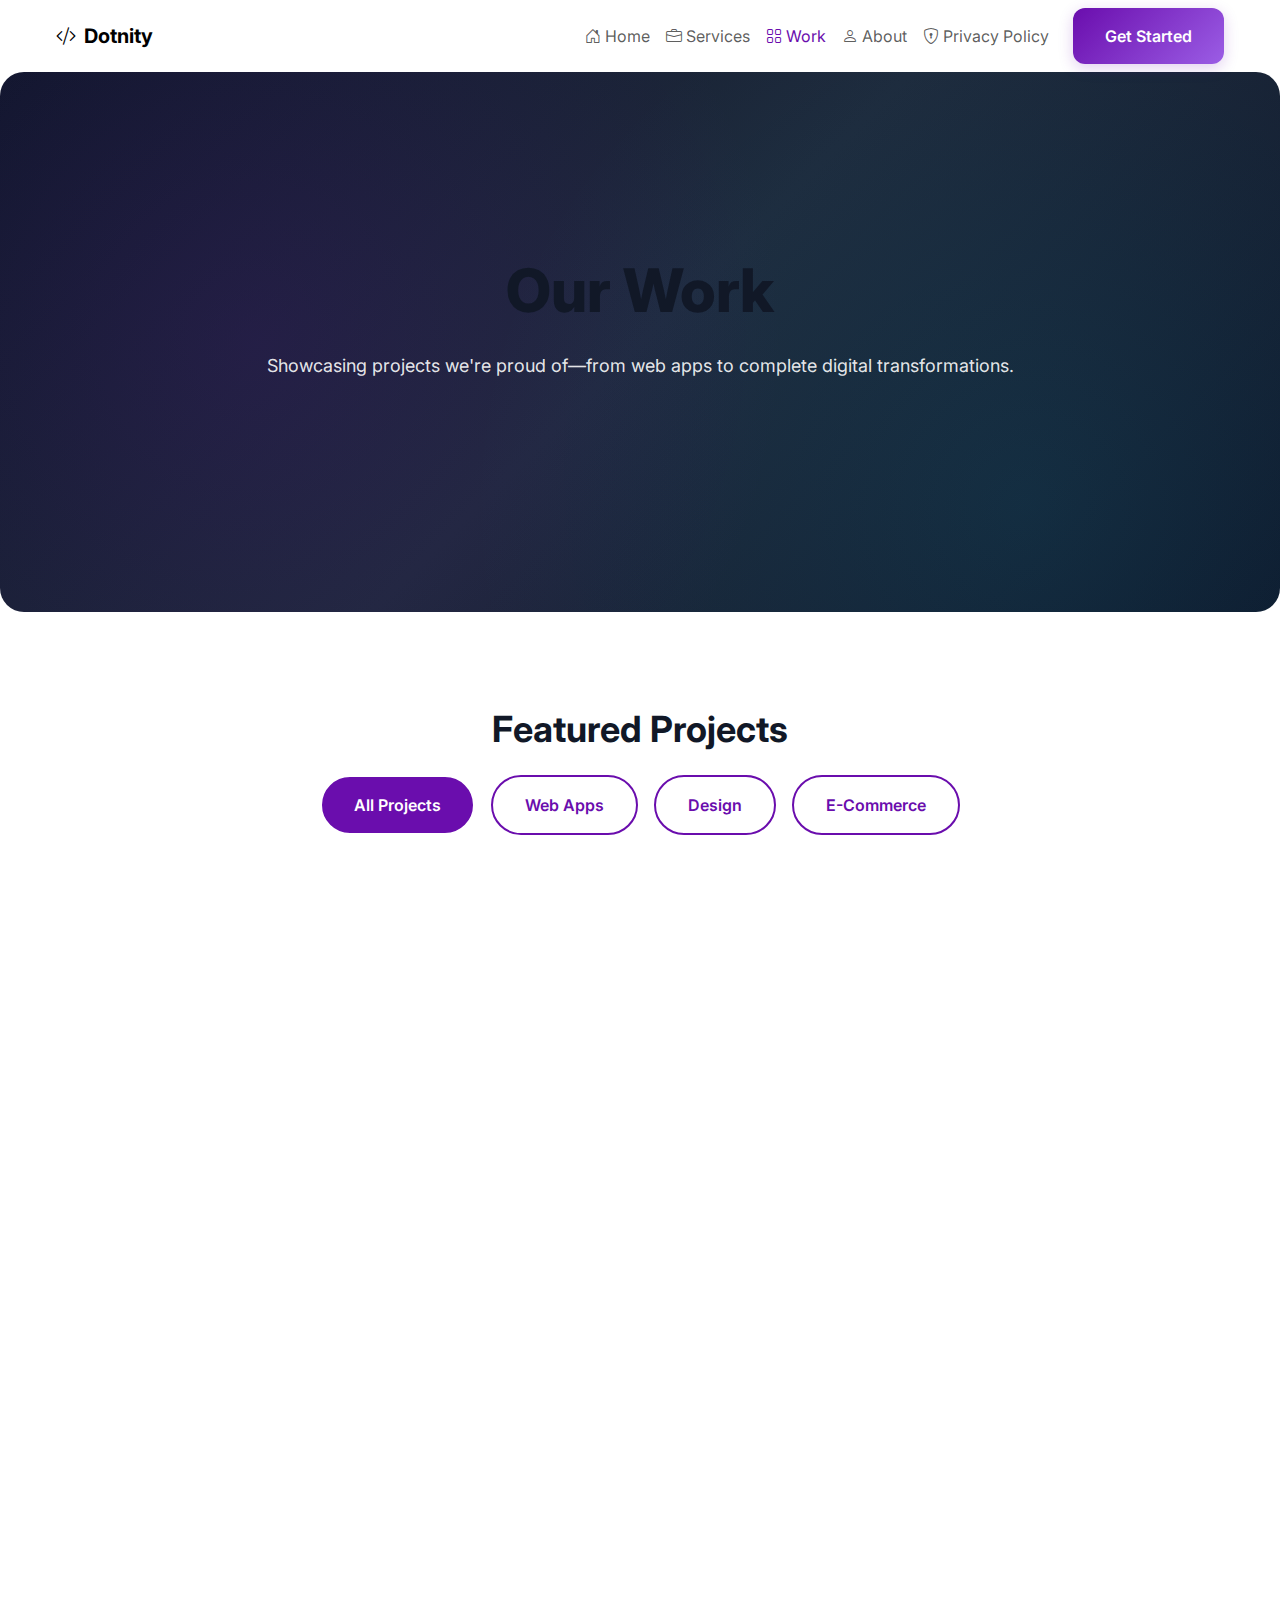
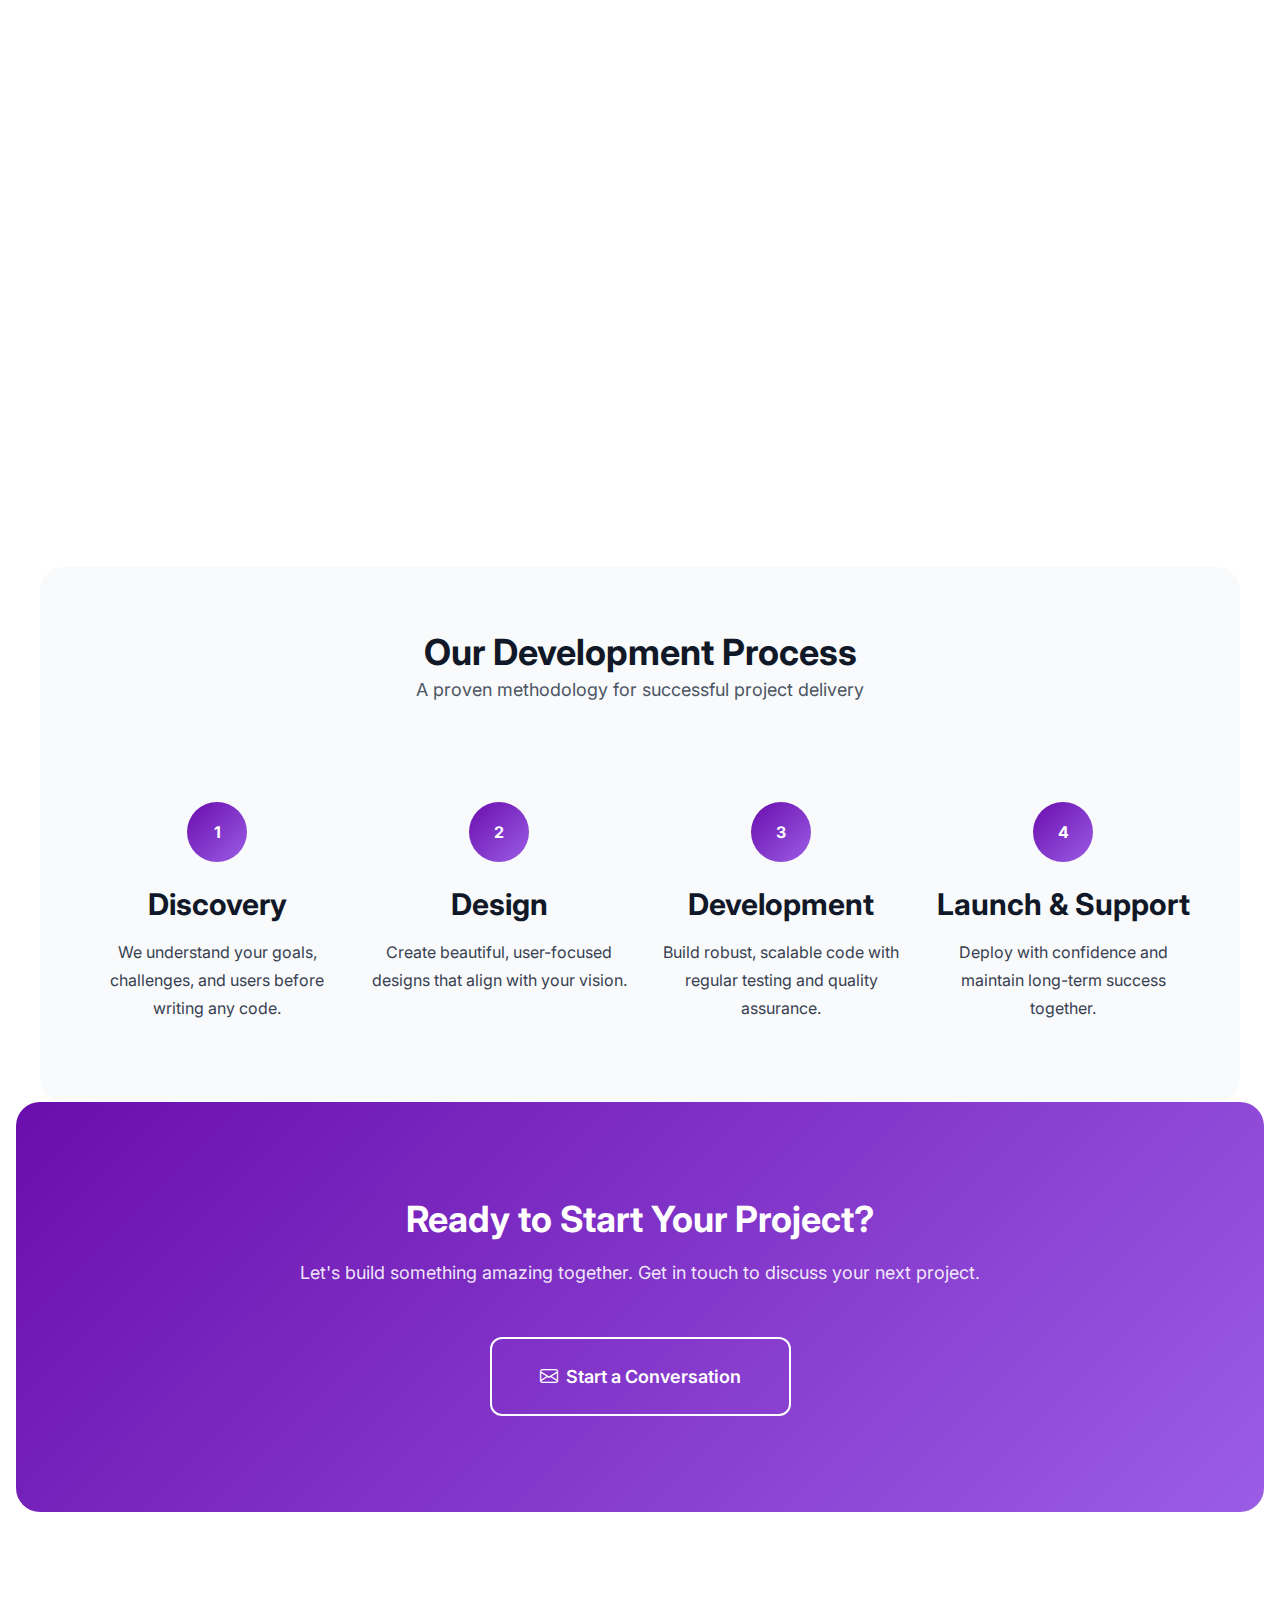
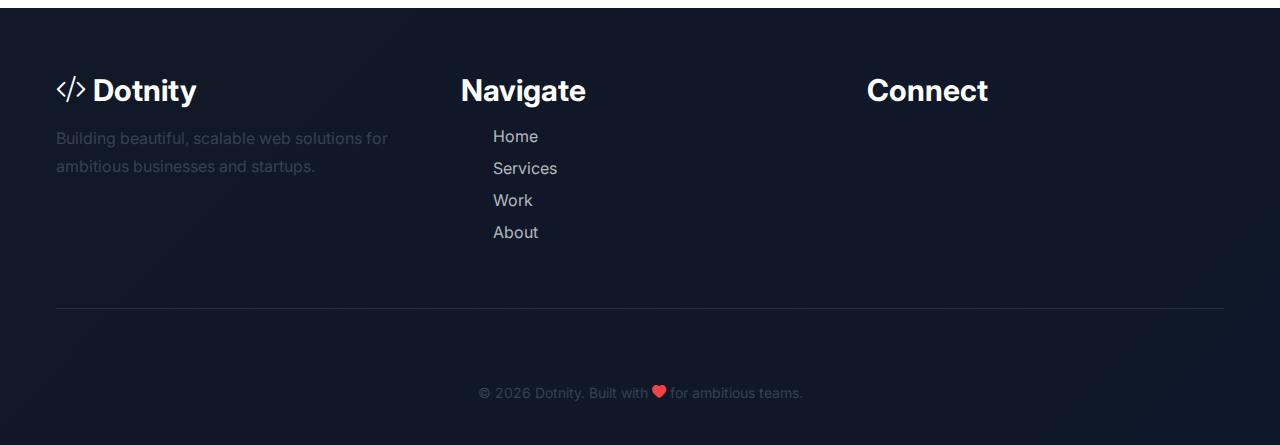
<file: work.html>
<!DOCTYPE html>
<html lang="en">
<head>
    <meta charset="UTF-8">
    <meta name="viewport" content="width=device-width, initial-scale=1.0">
    <meta name="description" content="Dotnity Portfolio - View our recent projects and case studies">
    <title>Work - Dotnity</title>
    <link href="https://fonts.googleapis.com/css2?family=Inter:wght@300;400;500;600;700;800&display=swap" rel="stylesheet">
    <link rel="stylesheet" href="https://cdn.jsdelivr.net/npm/bootstrap-icons@1.13.1/font/bootstrap-icons.min.css">
    <link href="https://cdn.jsdelivr.net/npm/bootstrap@5.3.8/dist/css/bootstrap.min.css" rel="stylesheet">
    <link rel="stylesheet" href="css/style.css">
</head>
<body>
    <!-- Navigation -->
    <nav class="navbar navbar-expand-lg navbar-light bg-white">
        <div class="container">
            <a class="navbar-brand" href="index.html"><i class="bi bi-code-slash"></i> Dotnity</a>

            <button class="navbar-toggler" type="button" data-bs-toggle="collapse" data-bs-target="#mainNavbar" aria-controls="mainNavbar" aria-expanded="false" aria-label="Toggle navigation">
                <i class="bi bi-list"></i>
            </button>

            <div class="collapse navbar-collapse justify-content-end" id="mainNavbar">
                <ul class="navbar-nav align-items-lg-center">
                    <li class="nav-item"><a class="nav-link" href="index.html"><i class="bi bi-house-door"></i> Home</a></li>
                    <li class="nav-item"><a class="nav-link" href="services.html"><i class="bi bi-briefcase"></i> Services</a></li>
                    <li class="nav-item"><a class="nav-link" href="work.html"><i class="bi bi-grid"></i> Work</a></li>
                    <li class="nav-item"><a class="nav-link" href="about.html"><i class="bi bi-person"></i> About</a></li>
                    <li class="nav-item"><a class="nav-link" href="finity-privacy-policy.html"><i class="bi bi-shield-lock"></i> Privacy Policy</a></li>
                </ul>
                <a href="contact.html" class="btn btn-primary ms-lg-3">Get Started</a>
            </div>
        </div>
    </nav>

    <main role="main">
        <!-- Hero Banner -->
        <section class="hero" style="min-height: 60vh;">
            <div class="hero-content">
                <h1 class="hero-title">Our Work</h1>
                <p class="hero-subtitle">
                    Showcasing projects we're proud of—from web apps to complete digital transformations.
                </p>
            </div>
        </section>

        <!-- Portfolio Section -->
        <section class="section container">
            <!-- Filter Buttons -->
            <div class="text-center mb-4xl">
                <h2 class="section-title">Featured Projects</h2>
                <div style="display: flex; gap: var(--spacing-md); justify-content: center; flex-wrap: wrap;">
                    <button class="btn btn-outline filter-btn active" data-filter="all">All Projects</button>
                    <button class="btn btn-outline filter-btn" data-filter="web">Web Apps</button>
                    <button class="btn btn-outline filter-btn" data-filter="design">Design</button>
                    <button class="btn btn-outline filter-btn" data-filter="ecommerce">E-Commerce</button>
                </div>
            </div>

            <!-- Project Grid -->
            <div class="grid grid-2">
                <!-- Project 1 -->
                <div class="card project-item" data-category="web ecommerce">
                    <div style="width: 100%; height: 250px; background: linear-gradient(135deg, #6a0dad, #9b5de5); border-radius: var(--radius-lg); margin-bottom: var(--spacing-lg); display: flex; align-items: center; justify-content: center;">
                        <i class="bi bi-bag-check" style="font-size: 4rem; color: white;"></i>
                    </div>
                    <h3>E-Commerce Platform Redesign</h3>
                    <p>Redesigned and rebuilt a complete e-commerce platform with improved user experience, faster load times, and integrated payment processing.</p>
                    <div style="display: flex; gap: var(--spacing-sm); flex-wrap: wrap; margin: var(--spacing-lg) 0;">
                        <span class="text-xs" style="background: var(--color-gray-100); padding: var(--spacing-sm) var(--spacing-md); border-radius: var(--radius-full); font-size: var(--font-size-xs);">React</span>
                        <span class="text-xs" style="background: var(--color-gray-100); padding: var(--spacing-sm) var(--spacing-md); border-radius: var(--radius-full); font-size: var(--font-size-xs);">Node.js</span>
                        <span class="text-xs" style="background: var(--color-gray-100); padding: var(--spacing-sm) var(--spacing-md); border-radius: var(--radius-full); font-size: var(--font-size-xs);">PostgreSQL</span>
                    </div>
                </div>

                <!-- Project 2 -->
                <div class="card project-item" data-category="web design">
                    <div style="width: 100%; height: 250px; background: linear-gradient(135deg, #06b6d4, #22d3ee); border-radius: var(--radius-lg); margin-bottom: var(--spacing-lg); display: flex; align-items: center; justify-content: center;">
                        <i class="bi bi-graph-up" style="font-size: 4rem; color: white;"></i>
                    </div>
                    <h3>SaaS Analytics Dashboard</h3>
                    <p>Built a comprehensive analytics dashboard for a SaaS platform with real-time data visualization, custom reports, and API integration.</p>
                    <div style="display: flex; gap: var(--spacing-sm); flex-wrap: wrap; margin: var(--spacing-lg) 0;">
                        <span class="text-xs" style="background: var(--color-gray-100); padding: var(--spacing-sm) var(--spacing-md); border-radius: var(--radius-full); font-size: var(--font-size-xs);">Vue.js</span>
                        <span class="text-xs" style="background: var(--color-gray-100); padding: var(--spacing-sm) var(--spacing-md); border-radius: var(--radius-full); font-size: var(--font-size-xs);">.NET Core</span>
                        <span class="text-xs" style="background: var(--color-gray-100); padding: var(--spacing-sm) var(--spacing-md); border-radius: var(--radius-full); font-size: var(--font-size-xs);">WebSocket</span>
                    </div>
                </div>

                <!-- Project 3 -->
                <div class="card project-item" data-category="design">
                    <div style="width: 100%; height: 250px; background: linear-gradient(135deg, #f59e0b, #fbbf24); border-radius: var(--radius-lg); margin-bottom: var(--spacing-lg); display: flex; align-items: center; justify-content: center;">
                        <i class="bi bi-palette" style="font-size: 4rem; color: white;"></i>
                    </div>
                    <h3>Brand Identity & Website</h3>
                    <p>Complete brand identity design including logo, color palette, typography, and a responsive website that reflects the brand values.</p>
                    <div style="display: flex; gap: var(--spacing-sm); flex-wrap: wrap; margin: var(--spacing-lg) 0;">
                        <span class="text-xs" style="background: var(--color-gray-100); padding: var(--spacing-sm) var(--spacing-md); border-radius: var(--radius-full); font-size: var(--font-size-xs);">Figma</span>
                        <span class="text-xs" style="background: var(--color-gray-100); padding: var(--spacing-sm) var(--spacing-md); border-radius: var(--radius-full); font-size: var(--font-size-xs);">HTML/CSS</span>
                        <span class="text-xs" style="background: var(--color-gray-100); padding: var(--spacing-sm) var(--spacing-md); border-radius: var(--radius-full); font-size: var(--font-size-xs);">JavaScript</span>
                    </div>
                </div>

                <!-- Project 4 -->
                <div class="card project-item" data-category="web ecommerce">
                    <div style="width: 100%; height: 250px; background: linear-gradient(135deg, #10b981, #34d399); border-radius: var(--radius-lg); margin-bottom: var(--spacing-lg); display: flex; align-items: center; justify-content: center;">
                        <i class="bi bi-shop" style="font-size: 4rem; color: white;"></i>
                    </div>
                    <h3>Multi-Vendor Marketplace</h3>
                    <p>Developed a multi-vendor marketplace platform with vendor management, commission tracking, and comprehensive admin dashboard.</p>
                    <div style="display: flex; gap: var(--spacing-sm); flex-wrap: wrap; margin: var(--spacing-lg) 0;">
                        <span class="text-xs" style="background: var(--color-gray-100); padding: var(--spacing-sm) var(--spacing-md); border-radius: var(--radius-full); font-size: var(--font-size-xs);">Next.js</span>
                        <span class="text-xs" style="background: var(--color-gray-100); padding: var(--spacing-sm) var(--spacing-md); border-radius: var(--radius-full); font-size: var(--font-size-xs);">MongoDB</span>
                        <span class="text-xs" style="background: var(--color-gray-100); padding: var(--spacing-sm) var(--spacing-md); border-radius: var(--radius-full); font-size: var(--font-size-xs);">Stripe</span>
                    </div>
                </div>
            </div>
        </section>

        <!-- Process Section -->
        <section class="section container" style="background: var(--color-gray-50); border-radius: var(--radius-2xl); padding: var(--spacing-3xl) var(--spacing-2xl);">
            <div class="text-center mb-4xl">
                <h2 class="section-title">Our Development Process</h2>
                <p class="section-subtitle">A proven methodology for successful project delivery</p>
            </div>

            <div class="grid grid-4">
                <div class="text-center">
                    <div style="width: 60px; height: 60px; background: linear-gradient(135deg, #6a0dad, #9b5de5); border-radius: 50%; margin: 0 auto var(--spacing-lg); display: flex; align-items: center; justify-content: center; font-weight: bold; color: white;">1</div>
                    <h3>Discovery</h3>
                    <p>We understand your goals, challenges, and users before writing any code.</p>
                </div>

                <div class="text-center">
                    <div style="width: 60px; height: 60px; background: linear-gradient(135deg, #6a0dad, #9b5de5); border-radius: 50%; margin: 0 auto var(--spacing-lg); display: flex; align-items: center; justify-content: center; font-weight: bold; color: white;">2</div>
                    <h3>Design</h3>
                    <p>Create beautiful, user-focused designs that align with your vision.</p>
                </div>

                <div class="text-center">
                    <div style="width: 60px; height: 60px; background: linear-gradient(135deg, #6a0dad, #9b5de5); border-radius: 50%; margin: 0 auto var(--spacing-lg); display: flex; align-items: center; justify-content: center; font-weight: bold; color: white;">3</div>
                    <h3>Development</h3>
                    <p>Build robust, scalable code with regular testing and quality assurance.</p>
                </div>

                <div class="text-center">
                    <div style="width: 60px; height: 60px; background: linear-gradient(135deg, #6a0dad, #9b5de5); border-radius: 50%; margin: 0 auto var(--spacing-lg); display: flex; align-items: center; justify-content: center; font-weight: bold; color: white;">4</div>
                    <h3>Launch & Support</h3>
                    <p>Deploy with confidence and maintain long-term success together.</p>
                </div>
            </div>
        </section>

        <!-- CTA Section -->
        <section class="section" style="background: linear-gradient(135deg, #6a0dad, #9b5de5); color: white; border-radius: var(--radius-2xl); margin: 0 var(--spacing-md) var(--spacing-4xl);">
            <div class="container text-center">
                <h2 style="color: white;">Ready to Start Your Project?</h2>
                <p style="color: rgba(255, 255, 255, 0.9); font-size: var(--font-size-lg); margin-bottom: var(--spacing-2xl);">
                    Let's build something amazing together. Get in touch to discuss your next project.
                </p>
                <a href="contact.html" class="btn btn-outline-white btn-lg">
                    <i class="bi bi-envelope"></i> Start a Conversation
                </a>
            </div>
        </section>
    </main>

    <!-- Footer -->
    <footer class="site-footer">
        <div class="container">
            <div class="footer-content">
                <div class="footer-section">
                    <h3><i class="bi bi-code-slash"></i> Dotnity</h3>
                    <p>Building beautiful, scalable web solutions for ambitious businesses and startups.</p>
                </div>

                <div class="footer-section">
                    <h3>Navigate</h3>
                    <ul>
                        <li><a href="index.html">Home</a></li>
                        <li><a href="services.html">Services</a></li>
                        <li><a href="work.html">Work</a></li>
                        <li><a href="about.html">About</a></li>
                    </ul>
                </div>

                <div class="footer-section">
                    <h3>Connect</h3>
                    <div class="social-links">
                        <a href="https://www.linkedin.com/in/dotnity/" target="_blank" rel="noopener" class="social-link" title="LinkedIn">
                            <i class="bi bi-linkedin"></i>
                        </a>
                        <a href="https://github.com/Dotnity" target="_blank" rel="noopener" class="social-link" title="GitHub">
                            <i class="bi bi-github"></i>
                        </a>
                        <a href="https://x.com/dotnity_" target="_blank" rel="noopener" class="social-link" title="Twitter">
                            <i class="bi bi-twitter-x"></i>
                        </a>
                    </div>
                </div>
            </div>

            <div class="footer-bottom">
                <p>&copy; 2026 Dotnity. Built with <i class="bi bi-heart-fill" style="color: #ef4444;"></i> for ambitious teams.</p>
            </div>
        </div>
    </footer>

    <script src="https://cdn.jsdelivr.net/npm/bootstrap@5.3.8/dist/js/bootstrap.bundle.min.js"></script>
    <script src="js/script.js"></script>
</body>
</html>
</file>
<file: css/style.css>
/* ================================================
   DOTNITY - MODERN DESIGN SYSTEM
   Clean, Professional, Responsive CSS
   ================================================ */

/* ================================================
   CSS VARIABLES - DESIGN TOKENS
   ================================================ */

:root {
    /* Color Palette */
    --color-primary: #6a0dad;
    --color-primary-light: #9b5de5;
    --color-primary-dark: #4a0080;
    --color-secondary: #06b6d4;
    --color-secondary-light: #22d3ee;
    --color-accent: #f59e0b;
    
    /* Neutrals */
    --color-white: #ffffff;
    --color-gray-50: #f9fafb;
    --color-gray-100: #f3f4f6;
    --color-gray-200: #e5e7eb;
    --color-gray-300: #d1d5db;
    --color-gray-400: #9ca3af;
    --color-gray-500: #6b7280;
    --color-gray-600: #4b5563;
    --color-gray-700: #374151;
    --color-gray-800: #1f2937;
    --color-gray-900: #111827;
    
    /* Status Colors */
    --color-success: #10b981;
    --color-warning: #f59e0b;
    --color-error: #ef4444;
    --color-info: #3b82f6;
    
    /* Spacing System (8px base) */
    --spacing-xs: 0.25rem;   /* 4px */
    --spacing-sm: 0.5rem;    /* 8px */
    --spacing-md: 1rem;      /* 16px */
    --spacing-lg: 1.5rem;    /* 24px */
    --spacing-xl: 2rem;      /* 32px */
    --spacing-2xl: 3rem;     /* 48px */
    --spacing-3xl: 4rem;     /* 64px */
    --spacing-4xl: 6rem;     /* 96px */
    
    /* Typography */
    --font-family-primary: 'Inter', -apple-system, BlinkMacSystemFont, 'Segoe UI', 'Helvetica Neue', sans-serif;
    --font-family-mono: 'Monaco', 'Courier New', monospace;
    
    --font-size-xs: 0.75rem;     /* 12px */
    --font-size-sm: 0.875rem;    /* 14px */
    --font-size-base: 1rem;      /* 16px */
    --font-size-lg: 1.125rem;    /* 18px */
    --font-size-xl: 1.25rem;     /* 20px */
    --font-size-2xl: 1.5rem;     /* 24px */
    --font-size-3xl: 1.875rem;   /* 30px */
    --font-size-4xl: 2.25rem;    /* 36px */
    --font-size-5xl: 3rem;       /* 48px */
    --font-size-6xl: 3.75rem;    /* 60px */
    
    --font-weight-light: 300;
    --font-weight-normal: 400;
    --font-weight-medium: 500;
    --font-weight-semibold: 600;
    --font-weight-bold: 700;
    --font-weight-extrabold: 800;
    
    /* Line Heights */
    --line-height-tight: 1.2;
    --line-height-normal: 1.5;
    --line-height-relaxed: 1.75;
    
    /* Border Radius */
    --radius-sm: 0.375rem;    /* 6px */
    --radius-md: 0.5rem;      /* 8px */
    --radius-lg: 0.75rem;     /* 12px */
    --radius-xl: 1rem;        /* 16px */
    --radius-2xl: 1.5rem;     /* 24px */
    --radius-full: 9999px;
    
    /* Shadows */
    --shadow-sm: 0 1px 2px 0 rgb(0 0 0 / 0.05);
    --shadow-md: 0 4px 6px -1px rgb(0 0 0 / 0.1), 0 2px 4px -2px rgb(0 0 0 / 0.1);
    --shadow-lg: 0 10px 15px -3px rgb(0 0 0 / 0.1), 0 4px 6px -4px rgb(0 0 0 / 0.1);
    --shadow-xl: 0 20px 25px -5px rgb(0 0 0 / 0.1), 0 8px 10px -6px rgb(0 0 0 / 0.1);
    --shadow-2xl: 0 25px 50px -12px rgb(0 0 0 / 0.25);
    
    /* Transitions */
    --transition-fast: 150ms cubic-bezier(0.4, 0, 0.2, 1);
    --transition-normal: 300ms cubic-bezier(0.4, 0, 0.2, 1);
    --transition-slow: 500ms cubic-bezier(0.4, 0, 0.2, 1);
    
    /* Z-Index */
    --z-dropdown: 1000;
    --z-sticky: 1020;
    --z-fixed: 1030;
    --z-modal-backdrop: 1040;
    --z-modal: 1050;
    --z-popover: 1060;
    --z-tooltip: 1070;
}

/* ================================================
   RESET & BASE STYLES
   ================================================ */

* {
    margin: 0;
    padding: 0;
    box-sizing: border-box;
}

html {
    scroll-behavior: smooth;
}

body {
    font-family: var(--font-family-primary);
    font-size: var(--font-size-base);
    font-weight: var(--font-weight-normal);
    line-height: var(--line-height-normal);
    color: var(--color-gray-900);
    background-color: var(--color-white);
}

/* ================================================
   TYPOGRAPHY
   ================================================ */

h1, h2, h3, h4, h5, h6 {
    font-weight: var(--font-weight-bold);
    line-height: var(--line-height-tight);
    color: var(--color-gray-900);
    margin-bottom: var(--spacing-md);
}

h1 {
    font-size: var(--font-size-5xl);
    font-weight: var(--font-weight-extrabold);
}

h2 {
    font-size: var(--font-size-4xl);
}

h3 {
    font-size: var(--font-size-3xl);
}

h4 {
    font-size: var(--font-size-2xl);
}

h5 {
    font-size: var(--font-size-xl);
}

h6 {
    font-size: var(--font-size-lg);
}

p {
    margin-bottom: var(--spacing-md);
    color: var(--color-gray-700);
    line-height: var(--line-height-relaxed);
}

a {
    color: var(--color-primary);
    text-decoration: none;
    transition: color var(--transition-fast);
}

a:hover {
    color: var(--color-primary-light);
}

small, .small {
    font-size: var(--font-size-sm);
}

strong, .fw-bold {
    font-weight: var(--font-weight-bold);
}

/* ================================================
   CONTAINER & LAYOUT
   ================================================ */

.container {
    max-width: 1200px;
    margin-left: auto;
    margin-right: auto;
    padding-left: var(--spacing-md);
    padding-right: var(--spacing-md);
}

.section {
    padding-top: var(--spacing-4xl);
    padding-bottom: var(--spacing-4xl);
}

.section-title {
    font-size: var(--font-size-4xl);
    font-weight: var(--font-weight-bold);
    margin-bottom: var(--spacing-lg);
    text-align: center;
}

.section-subtitle {
    font-size: var(--font-size-lg);
    color: var(--color-gray-600);
    text-align: center;
    margin-top: calc(var(--spacing-lg) * -1);
    margin-bottom: var(--spacing-3xl);
}

/* ================================================
   NAVBAR / NAVIGATION
   ================================================ */

/* Minimal Navbar styles to work with Bootstrap's navbar
   Custom site styles removed in favor of Bootstrap components */
.navbar {
    position: sticky;
    top: 0;
    z-index: var(--z-sticky);
    transition: background 300ms ease, box-shadow 300ms ease;
}

.navbar .navbar-brand {
    font-size: var(--font-size-xl);
    font-weight: var(--font-weight-bold);
    display: inline-flex;
    align-items: center;
    gap: var(--spacing-sm);
}

/* Keep toggler visible on mobile, Bootstrap handles display rules */
.navbar-toggler { border: none; }

/* ================================================
   BUTTONS
   ================================================ */

.btn {
    display: inline-flex;
    align-items: center;
    gap: var(--spacing-sm);
    padding: var(--spacing-md) var(--spacing-xl);
    border-radius: var(--radius-lg);
    border: none;
    font-family: var(--font-family-primary);
    font-size: var(--font-size-base);
    font-weight: var(--font-weight-semibold);
    text-decoration: none;
    cursor: pointer;
    transition: all var(--transition-fast);
    white-space: nowrap;
}

.btn:focus {
    outline: none;
}

/* Button Variants */
.btn-primary {
    background: linear-gradient(135deg, var(--color-primary), var(--color-primary-light));
    color: var(--color-white);
    box-shadow: 0 4px 15px rgba(106, 13, 173, 0.2);
}

.btn-primary:hover {
    transform: translateY(-2px);
    box-shadow: 0 8px 25px rgba(106, 13, 173, 0.3);
    color: var(--color-white);
}

.btn-primary:active {
    transform: translateY(0);
}

.btn-secondary {
    background: var(--color-gray-200);
    color: var(--color-gray-900);
}

.btn-secondary:hover {
    background: var(--color-gray-300);
    color: var(--color-gray-900);
}

.btn-outline {
    background: transparent;
    border: 2px solid var(--color-primary);
    color: var(--color-primary);
}

.btn-outline:hover {
    background: var(--color-primary);
    color: var(--color-white);
}

.btn-outline-white {
    background: transparent;
    border: 2px solid var(--color-white);
    color: var(--color-white);
}

.btn-outline-white:hover {
    background: var(--color-white);
    color: var(--color-primary);
}

.btn-ghost {
    background: transparent;
    color: var(--color-gray-700);
}

.btn-ghost:hover {
    background: var(--color-gray-100);
    color: var(--color-primary);
}

.btn-sm {
    padding: var(--spacing-sm) var(--spacing-md);
    font-size: var(--font-size-sm);
}

.btn-lg {
    padding: var(--spacing-lg) var(--spacing-2xl);
    font-size: var(--font-size-lg);
}

.btn-block {
    width: 100%;
    justify-content: center;
}

/* ================================================
   CARDS
   ================================================ */

.card {
    background: var(--color-white);
    border: 1px solid var(--color-gray-200);
    border-radius: var(--radius-xl);
    padding: var(--spacing-lg);
    box-shadow: var(--shadow-sm);
    transition: all var(--transition-normal);
}

.card:hover {
    border-color: var(--color-primary);
    box-shadow: var(--shadow-lg);
    transform: translateY(-4px);
}

.card-dark {
    background: var(--color-gray-900);
    border: 1px solid var(--color-gray-800);
    color: var(--color-white);
}

.card-dark h2, .card-dark h3, .card-dark h4, .card-dark h5, .card-dark h6 {
    color: var(--color-white);
}

.card-icon {
    width: 56px;
    height: 56px;
    display: flex;
    align-items: center;
    justify-content: center;
    background: linear-gradient(135deg, rgba(106, 13, 173, 0.1), rgba(155, 93, 229, 0.1));
    border-radius: var(--radius-lg);
    margin-bottom: var(--spacing-md);
    font-size: var(--font-size-2xl);
    color: var(--color-primary);
}

/* ================================================
   GRID SYSTEM
   ================================================ */

.grid {
    display: grid;
    gap: var(--spacing-lg);
}

.grid-2 {
    grid-template-columns: repeat(2, 1fr);
}

.grid-3 {
    grid-template-columns: repeat(3, 1fr);
}

.grid-4 {
    grid-template-columns: repeat(4, 1fr);
}

@media (max-width: 1024px) {
    .grid-4 {
        grid-template-columns: repeat(2, 1fr);
    }
    
    .grid-3 {
        grid-template-columns: repeat(2, 1fr);
    }
}

@media (max-width: 640px) {
    .grid-2,
    .grid-3,
    .grid-4 {
        grid-template-columns: 1fr;
    }
}

/* ================================================
   HERO SECTION
   ================================================ */

.hero {
    background: linear-gradient(135deg, #0f172a 0%, #1e293b 50%, #0f172a 100%);
    color: var(--color-white);
    padding: var(--spacing-4xl) var(--spacing-md);
    min-height: 90vh;
    display: flex;
    align-items: center;
    justify-content: center;
    border-radius: var(--radius-2xl);
    position: relative;
    overflow: hidden;
}

.hero::before {
    content: '';
    position: absolute;
    top: 0;
    left: 0;
    right: 0;
    bottom: 0;
    background: 
        radial-gradient(circle at 20% 50%, rgba(106, 13, 173, 0.15) 0%, transparent 50%),
        radial-gradient(circle at 80% 80%, rgba(6, 182, 212, 0.1) 0%, transparent 50%);
    pointer-events: none;
}

.hero-content {
    position: relative;
    z-index: 1;
    text-align: center;
    max-width: 800px;
}

.hero-title {
    font-size: var(--font-size-6xl);
    font-weight: var(--font-weight-extrabold);
    margin-bottom: var(--spacing-lg);
    line-height: var(--line-height-tight);
    animation: fadeInUp 0.6s ease-out;
}

.hero-subtitle {
    font-size: var(--font-size-lg);
    color: rgba(255, 255, 255, 0.9);
    margin-bottom: var(--spacing-2xl);
    animation: fadeInUp 0.6s ease-out 0.1s backwards;
}

.hero-cta {
    display: flex;
    gap: var(--spacing-md);
    justify-content: center;
    flex-wrap: wrap;
    animation: fadeInUp 0.6s ease-out 0.2s backwards;
}

/* ================================================
   FEATURE SECTION
   ================================================ */

.features {
    display: grid;
    grid-template-columns: repeat(auto-fit, minmax(300px, 1fr));
    gap: var(--spacing-2xl);
}

.feature-item {
    text-align: center;
}

.feature-icon {
    font-size: var(--font-size-5xl);
    margin-bottom: var(--spacing-lg);
    color: var(--color-primary);
}

/* ================================================
   FORM ELEMENTS
   ================================================ */

.form-group {
    margin-bottom: var(--spacing-lg);
}

label {
    display: block;
    margin-bottom: var(--spacing-sm);
    font-weight: var(--font-weight-semibold);
    color: var(--color-gray-900);
}

input,
textarea,
select {
    width: 100%;
    padding: var(--spacing-md);
    border: 1px solid var(--color-gray-300);
    border-radius: var(--radius-lg);
    font-family: var(--font-family-primary);
    font-size: var(--font-size-base);
    transition: all var(--transition-fast);
    background: var(--color-white);
    color: var(--color-gray-900);
}

input:focus,
textarea:focus,
select:focus {
    outline: none;
    border-color: var(--color-primary);
    box-shadow: 0 0 0 3px rgba(106, 13, 173, 0.1);
}

input::placeholder,
textarea::placeholder {
    color: var(--color-gray-500);
}

textarea {
    resize: vertical;
    min-height: 120px;
}

/* ================================================
   FOOTER
   ================================================ */

.footer {
    background: linear-gradient(135deg, var(--color-gray-900) 0%, #0f172a 100%);
    color: var(--color-white);
    padding: var(--spacing-3xl) var(--spacing-md) var(--spacing-lg);
    margin-top: var(--spacing-4xl);
}

.footer-content {
    display: grid;
    grid-template-columns: repeat(auto-fit, minmax(250px, 1fr));
    gap: var(--spacing-2xl);
    margin-bottom: var(--spacing-2xl);
    padding-bottom: var(--spacing-2xl);
    border-bottom: 1px solid rgba(255, 255, 255, 0.1);
}

.footer-section h3 {
    color: var(--color-white);
    margin-bottom: var(--spacing-md);
}

.footer-section ul {
    list-style: none;
}

.footer-section ul li {
    margin-bottom: var(--spacing-sm);
}

.footer-section a {
    color: rgba(255, 255, 255, 0.7);
    transition: color var(--transition-fast);
}

.footer-section a:hover {
    color: var(--color-white);
}

.footer-bottom {
    text-align: center;
    padding-top: var(--spacing-lg);
    color: rgba(255, 255, 255, 0.6);
    font-size: var(--font-size-sm);
}

.social-links {
    display: flex;
    gap: var(--spacing-md);
}

.social-link {
    display: inline-flex;
    align-items: center;
    justify-content: center;
    width: 40px;
    height: 40px;
    border-radius: 50%;
    background: rgba(255, 255, 255, 0.1);
    color: var(--color-white);
    transition: all var(--transition-fast);
}

.social-link:hover {
    background: var(--color-primary);
    transform: translateY(-2px);
}

/* ================================================
   UTILITY CLASSES
   ================================================ */

/* Spacing */
.mt-sm { margin-top: var(--spacing-sm); }
.mt-md { margin-top: var(--spacing-md); }
.mt-lg { margin-top: var(--spacing-lg); }
.mt-xl { margin-top: var(--spacing-xl); }
.mt-2xl { margin-top: var(--spacing-2xl); }
.mt-3xl { margin-top: var(--spacing-3xl); }
.mt-4xl { margin-top: var(--spacing-4xl); }

.mb-sm { margin-bottom: var(--spacing-sm); }
.mb-md { margin-bottom: var(--spacing-md); }
.mb-lg { margin-bottom: var(--spacing-lg); }
.mb-xl { margin-bottom: var(--spacing-xl); }
.mb-2xl { margin-bottom: var(--spacing-2xl); }
.mb-3xl { margin-bottom: var(--spacing-3xl); }
.mb-4xl { margin-bottom: var(--spacing-4xl); }

.p-md { padding: var(--spacing-md); }
.p-lg { padding: var(--spacing-lg); }
.p-xl { padding: var(--spacing-xl); }
.p-2xl { padding: var(--spacing-2xl); }

.gap-sm { gap: var(--spacing-sm); }
.gap-md { gap: var(--spacing-md); }
.gap-lg { gap: var(--spacing-lg); }
.gap-xl { gap: var(--spacing-xl); }

/* Flexbox */
.flex {
    display: flex;
}

.flex-row {
    flex-direction: row;
}

.flex-col {
    flex-direction: column;
}

.flex-center {
    display: flex;
    align-items: center;
    justify-content: center;
}

.flex-between {
    display: flex;
    align-items: center;
    justify-content: space-between;
}

.items-center {
    align-items: center;
}

.justify-center {
    justify-content: center;
}

/* Display */
.d-none {
    display: none !important;
}

.d-flex {
    display: flex !important;
}

.d-block {
    display: block !important;
}

.d-inline {
    display: inline !important;
}

.d-inline-flex {
    display: inline-flex !important;
}

/* Responsive Display - Mobile First */
@media (max-width: 1023px) {
    .d-lg-flex {
        display: none !important;
    }
    
    .d-lg-none {
        display: block !important;
    }
}

@media (min-width: 1024px) {
    .d-lg-flex {
        display: flex !important;
    }
    
    .d-lg-none {
        display: none !important;
    }
}

.flex-wrap {
    flex-wrap: wrap;
}

/* Text Alignment */
.text-center { text-align: center; }
.text-left { text-align: left; }
.text-right { text-align: right; }

/* Text Colors */
.text-primary { color: var(--color-primary); }
.text-secondary { color: var(--color-secondary); }
.text-gray { color: var(--color-gray-600); }
.text-muted { color: var(--color-gray-500); }
.text-white { color: var(--color-white); }
.text-light { color: var(--color-gray-100); }

/* Background Colors */
.bg-primary { background-color: var(--color-primary); }
.bg-secondary { background-color: var(--color-secondary); }
.bg-gray { background-color: var(--color-gray-100); }
.bg-dark { background-color: var(--color-gray-900); }
.bg-white { background-color: var(--color-white); }

/* Display */
.block { display: block; }
.inline-block { display: inline-block; }
.inline { display: inline; }
.hidden { display: none; }

/* ================================================
   ANIMATIONS
   ================================================ */

@keyframes fadeIn {
    from {
        opacity: 0;
    }
    to {
        opacity: 1;
    }
}

@keyframes fadeInUp {
    from {
        opacity: 0;
        transform: translateY(20px);
    }
    to {
        opacity: 1;
        transform: translateY(0);
    }
}

@keyframes fadeInDown {
    from {
        opacity: 0;
        transform: translateY(-20px);
    }
    to {
        opacity: 1;
        transform: translateY(0);
    }
}

@keyframes slideInLeft {
    from {
        opacity: 0;
        transform: translateX(-20px);
    }
    to {
        opacity: 1;
        transform: translateX(0);
    }
}

@keyframes slideInRight {
    from {
        opacity: 0;
        transform: translateX(20px);
    }
    to {
        opacity: 1;
        transform: translateX(0);
    }
}

@keyframes scaleIn {
    from {
        opacity: 0;
        transform: scale(0.95);
    }
    to {
        opacity: 1;
        transform: scale(1);
    }
}

@keyframes pulse {
    0%, 100% {
        opacity: 1;
    }
    50% {
        opacity: 0.5;
    }
}

/* ================================================
   RESPONSIVE DESIGN
   ================================================ */

@media (max-width: 1024px) {
    .section {
        padding-top: var(--spacing-3xl);
        padding-bottom: var(--spacing-3xl);
    }
    
    h1 {
        font-size: var(--font-size-4xl);
    }
    
    .hero-title {
        font-size: var(--font-size-4xl);
    }
}

@media (max-width: 768px) {
    .container {
        padding-left: var(--spacing-md);
        padding-right: var(--spacing-md);
    }
    
    .section {
        padding-top: var(--spacing-2xl);
        padding-bottom: var(--spacing-2xl);
    }
    
    h1 {
        font-size: var(--font-size-3xl);
    }
    
    h2 {
        font-size: var(--font-size-2xl);
    }
    
    h3 {
        font-size: var(--font-size-xl);
    }
    
    .hero {
        min-height: 80vh;
        padding: var(--spacing-3xl) var(--spacing-md);
    }
    
    .hero-title {
        font-size: var(--font-size-3xl);
    }
    
    .hero-subtitle {
        font-size: var(--font-size-base);
    }
    
    .hero-cta {
        flex-direction: column;
    }
    
    .btn {
        padding: var(--spacing-md) var(--spacing-lg);
        font-size: var(--font-size-sm);
    }
    
    .btn-lg {
        padding: var(--spacing-md) var(--spacing-lg);
    }
    
    .features {
        grid-template-columns: 1fr;
    }
}

@media (max-width: 480px) {
    h1 {
        font-size: var(--font-size-2xl);
    }
    
    h2 {
        font-size: var(--font-size-xl);
    }
    
    .hero {
        min-height: 60vh;
        padding: var(--spacing-2xl) var(--spacing-md);
    }
    
    .hero-title {
        font-size: var(--font-size-2xl);
    }
    
    .section {
        padding-top: var(--spacing-xl);
        padding-bottom: var(--spacing-xl);
    }
}

/* ================================================
   SCROLLBAR STYLING
   ================================================ */

::-webkit-scrollbar {
    width: 8px;
    height: 8px;
}

::-webkit-scrollbar-track {
    background: var(--color-gray-100);
}

::-webkit-scrollbar-thumb {
    background: var(--color-gray-400);
    border-radius: 4px;
}

::-webkit-scrollbar-thumb:hover {
    background: var(--color-gray-600);
}

/* ================================================
   ACCESSIBILITY
   ================================================ */

.sr-only {
    position: absolute;
    width: 1px;
    height: 1px;
    padding: 0;
    margin: -1px;
    overflow: hidden;
    clip: rect(0, 0, 0, 0);
    white-space: nowrap;
    border-width: 0;
}

:focus-visible {
    outline: 3px solid var(--color-primary);
    outline-offset: 2px;
}

/* High Contrast Mode Support */
@media (prefers-contrast: more) {
    .card {
        border-width: 2px;
    }
    
    .btn {
        border: 2px solid transparent;
    }
}

/* Reduced Motion Support */
@media (prefers-reduced-motion: reduce) {
    * {
        animation-duration: 0.01ms !important;
        animation-iteration-count: 1 !important;
        transition-duration: 0.01ms !important;
    }
}

/* ================================================
   COMPATIBILITY OVERRIDES
   ================================================ */

/* For Bootstrap compatibility */
.display-3, .display-5 {
    font-weight: var(--font-weight-bold);
    line-height: var(--line-height-tight);
}

.fw-bold { font-weight: var(--font-weight-bold); }
.fw-semibold { font-weight: var(--font-weight-semibold); }
.fw-medium { font-weight: var(--font-weight-medium); }

.lead {
    font-size: var(--font-size-lg);
    font-weight: var(--font-weight-normal);
}

.rounded-3 { border-radius: var(--radius-2xl); }
.rounded-4 { border-radius: 1.5rem; }
.rounded-full { border-radius: var(--radius-full); }

.shadow { box-shadow: var(--shadow-md); }
.shadow-lg { box-shadow: var(--shadow-lg); }
.shadow-sm { box-shadow: var(--shadow-sm); }

.site-footer {
    background: linear-gradient(135deg, var(--color-gray-900) 0%, #0f172a 100%);
    color: var(--color-white);
    padding: var(--spacing-3xl) var(--spacing-md) var(--spacing-lg);
    margin-top: var(--spacing-4xl);
}

.site-footer a {
    color: rgba(255, 255, 255, 0.7);
    transition: color var(--transition-fast);
}

.site-footer a:hover {
    color: var(--color-white);
}

.site-footer .footer-top {
    border-bottom: 1px solid rgba(255, 255, 255, 0.1);
    padding-bottom: var(--spacing-lg);
}

/* Portfolio/Work page styles */
.project-item {
    transition: all var(--transition-normal);
}

.filter-btn {
    border-radius: var(--radius-full);
    transition: all var(--transition-fast);
}

.filter-btn.active {
    background-color: var(--color-primary);
    color: white;
}

.filter-btn:hover:not(.active) {
    background-color: rgba(106, 13, 173, 0.1);
}

/* Contact page */
.contact-hero {
    background: linear-gradient(135deg, var(--color-primary), var(--color-primary-light));
    backdrop-filter: blur(10px);
    color: white;
}

.form-control {
    padding: var(--spacing-md);
    border-radius: var(--radius-lg);
    border: 1px solid var(--color-gray-300);
    transition: all var(--transition-fast);
}

.form-control:focus {
    border-color: var(--color-primary);
    box-shadow: 0 0 0 3px rgba(106, 13, 173, 0.1);
}

.form-label {
    font-weight: var(--font-weight-semibold);
    color: var(--color-gray-900);
    margin-bottom: var(--spacing-sm);
}
</file>
